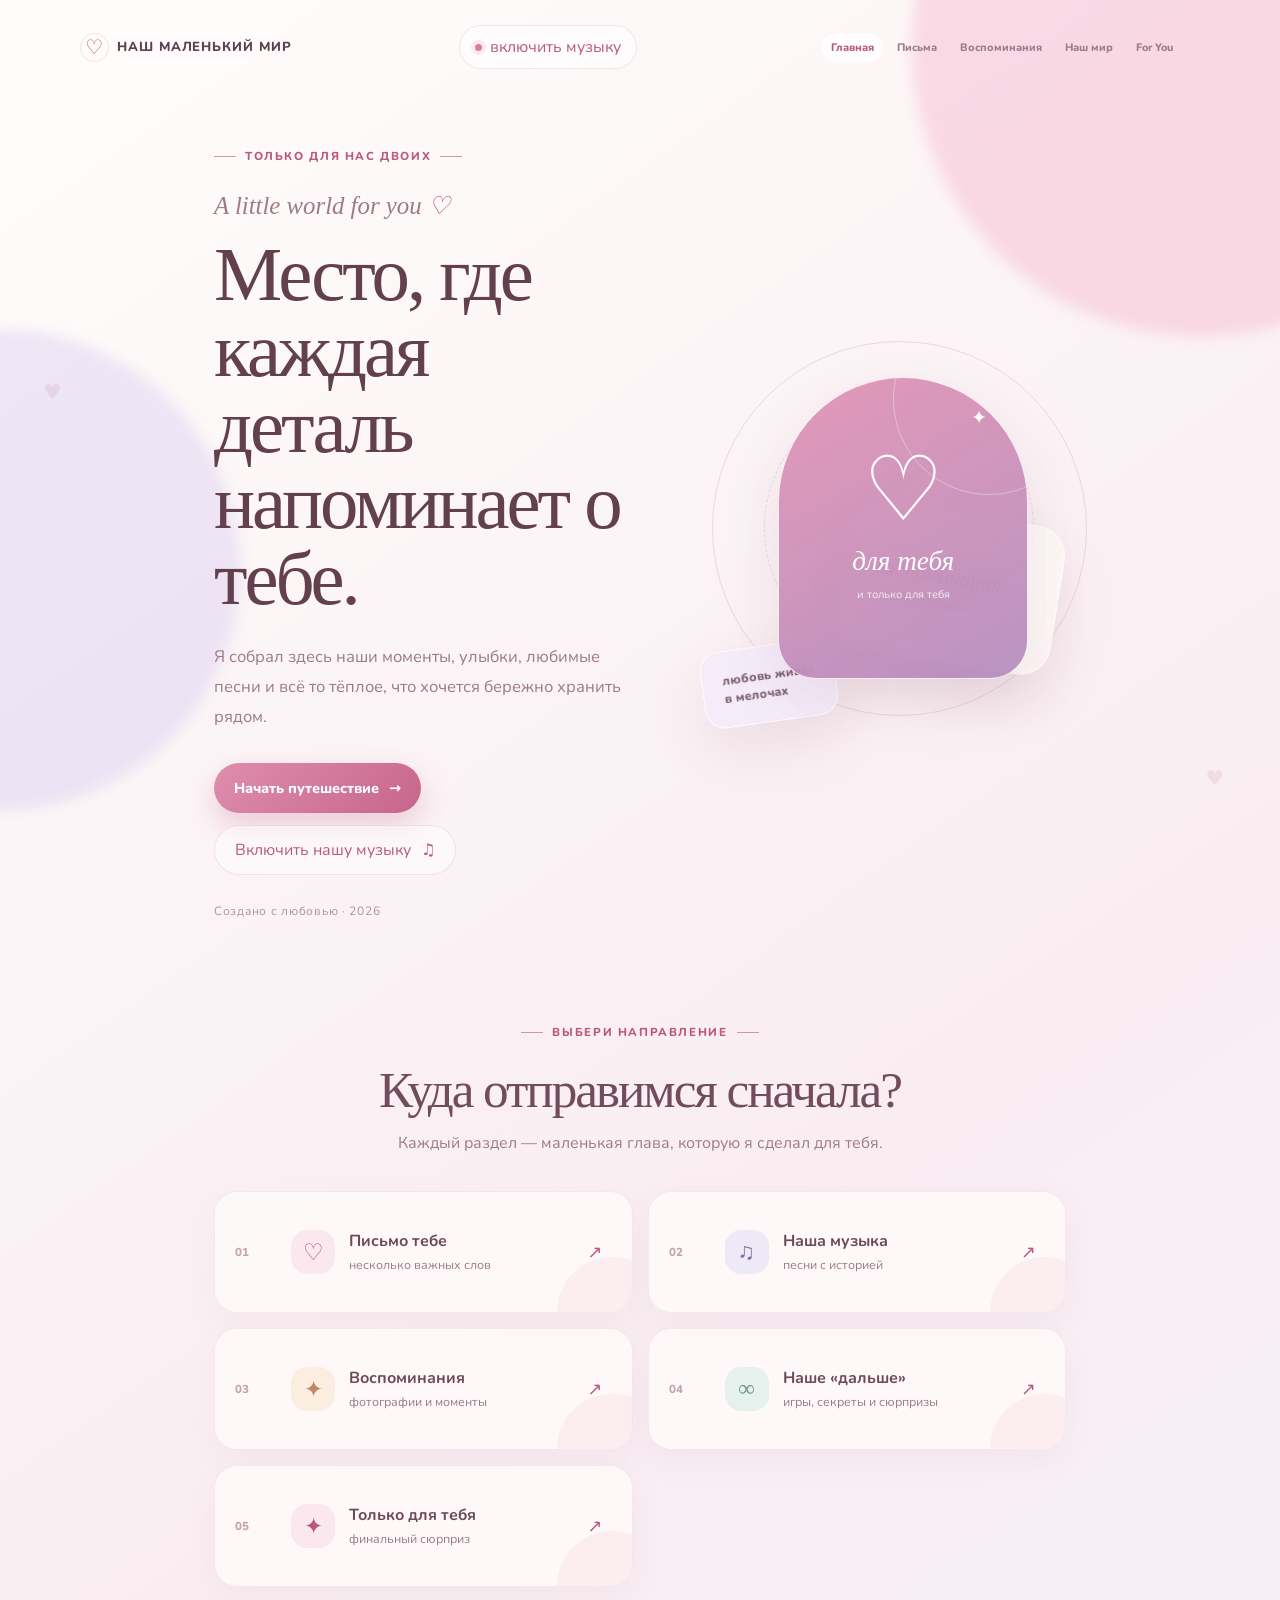
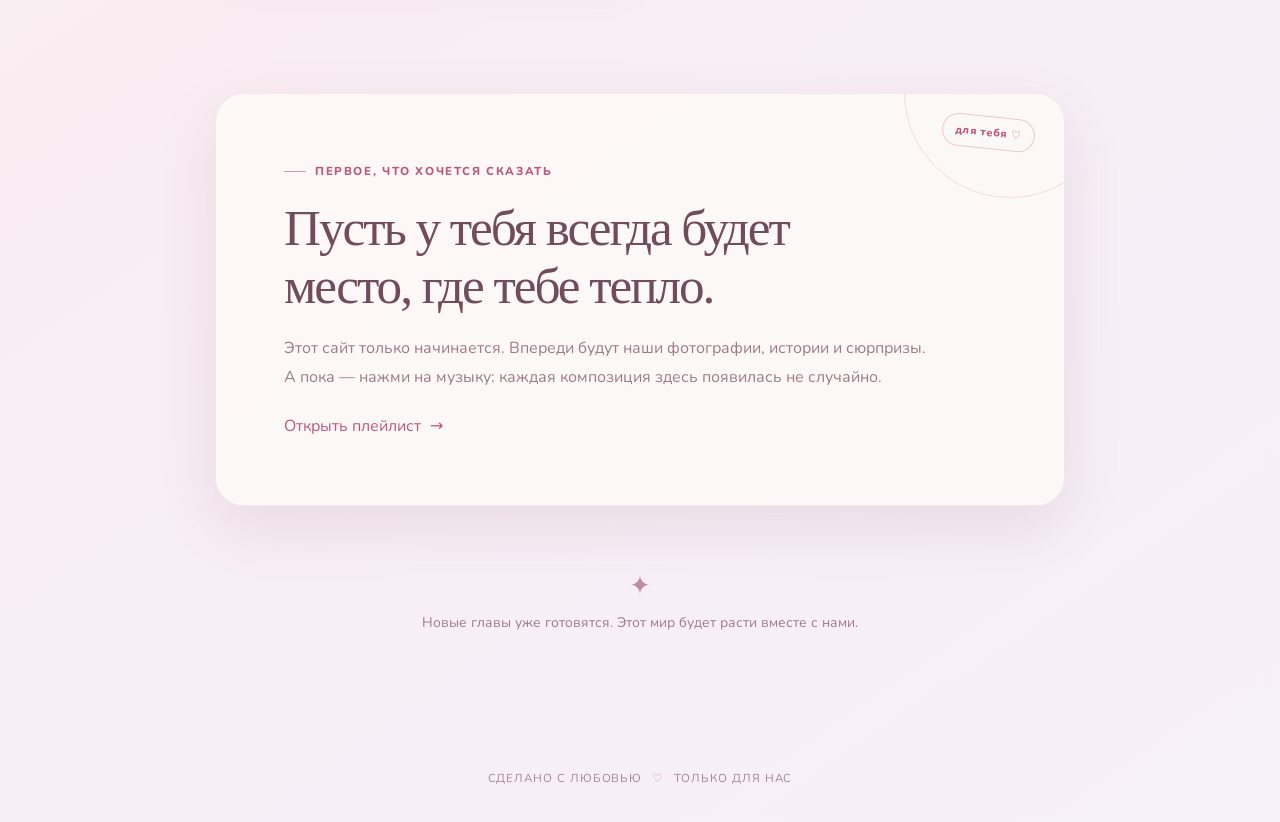
<file: index.html>
<!DOCTYPE html>
<html lang="ru">
<head>
  <meta charset="UTF-8">
  <meta name="viewport" content="width=device-width, initial-scale=1.0">
  <meta name="theme-color" content="#fff0f5">
  <title>Для самой любимой ♡</title>

  <!--
  ============================================================
  КАК ПОДГОТОВИТЬ И ЗАПУСТИТЬ САЙТ
  1. Положи этот файл index.html в отдельную папку.
  2. В ту же папку добавь фотографии с точными именами:
     important/photo1.jpg, ... important/photo10.jpg.
     3. Видео-мем для «НЕТ»: important/ded_mem.mp4.
  4. В папке background положи cat1.png, cat2.png и т. д. (прозрачные PNG)
     и музыку music.mp3. Музыка включится после первого нажатия на сайте.
     Если файла нет, сайт покажет милую заглушку вместо картинки.
  5. QR-код генерируется автоматически по ссылке YOUTUBE_LINK ниже,
     поэтому qr_code.png не обязателен. При желании можно заменить
     блок QR-кода своей картинкой.
  6. Найди в JavaScript строку const YOUTUBE_LINK = "...";
     и вставь туда ссылку на нужное YouTube-видео.
  7. Для запуска просто открой index.html в браузере. Интернет нужен
     для Google Fonts, Font Awesome, QRCode.js и Canvas Confetti.
  8. Чтобы передать сайт одним файлом, отправь index.html вместе с
     фотографиями в ZIP-архиве. Сам HTML — один файл, но фотографии
     остаются отдельными файлами рядом с ним.
  9. Для запуска в виде .exe можно использовать Electron или Nativefier.
     Это уже отдельная упаковка: сам HTML автоматически в EXE не превращается.
     Не прячь файлы в неизвестных установщиках — обычная папка безопаснее.
  ============================================================
  -->

  <link rel="preconnect" href="https://fonts.googleapis.com">
  <link rel="preconnect" href="https://fonts.gstatic.com" crossorigin>
  <link href="https://fonts.googleapis.com/css2?family=Comfortaa:wght@400;500;600;700&family=Nunito:wght@400;600;700;800;900&display=swap" rel="stylesheet">
  <link rel="stylesheet" href="https://cdnjs.cloudflare.com/ajax/libs/font-awesome/6.5.2/css/all.min.css">
  <style>
    :root {
      --pink: #f6a8c5;
      --deep-pink: #e86f9c;
      --rose: #c94e7c;
      --pale: #fff0f5;
      --cream: #fffaf4;
      --ink: #75465a;
      --muted: #a77d8d;
      --glass: rgba(255,255,255,.72);
      --shadow: 0 18px 55px rgba(191, 89, 130, .16);
    }
    * { box-sizing: border-box; }
    html { min-height: 100%; }
    body {
      margin: 0;
      min-height: 100vh;
      overflow-x: hidden;
      color: var(--ink);
      font-family: 'Nunito', sans-serif;
      background:
        radial-gradient(circle at 10% 10%, rgba(255,255,255,.95), transparent 28%),
        radial-gradient(circle at 90% 25%, rgba(255,214,230,.8), transparent 28%),
        linear-gradient(135deg, #fff6f8 0%, #ffe7f0 45%, #fff8ef 100%);
    }
    button { font: inherit; }
    button:focus-visible { outline: 3px solid #d95f91; outline-offset: 4px; }
    .ambient, #particleLayer {
      position: fixed; inset: 0; pointer-events: none; overflow: hidden; z-index: 0;
    }
    .ambient::before, .ambient::after {
      content: ''; position: absolute; width: 260px; height: 260px; border-radius: 50%;
      background: rgba(255,255,255,.26); filter: blur(2px);
    }
    .ambient::before { left: -90px; bottom: -70px; }
    .ambient::after { right: -100px; top: 15%; width: 330px; height: 330px; }
    .particle {
      position: absolute; bottom: -50px; opacity: 0; color: #e987ac;
      animation: floatUp linear forwards; text-shadow: 0 2px 12px #fff;
    }
    @keyframes floatUp {
      0% { transform: translateY(0) rotate(0deg) scale(.7); opacity: 0; }
      12% { opacity: .65; }
      85% { opacity: .55; }
      100% { transform: translateY(-115vh) rotate(260deg) scale(1.2); opacity: 0; }
    }
    .sparkle {
      position: fixed; pointer-events: none; z-index: 20; color: #e66b9b;
      animation: sparklePop .8s ease-out forwards;
    }
    @keyframes sparklePop {
      from { transform: translate(0,0) scale(.4) rotate(0); opacity: 1; }
      to { transform: translate(var(--dx),var(--dy)) scale(0) rotate(180deg); opacity: 0; }
    }
    #catLayer { position: fixed; inset: 0; overflow: hidden; pointer-events: none; z-index: 0; }
    .floating-cat {
      position: absolute; width: clamp(34px, 5vw, 68px); height: auto; object-fit: contain;
      opacity: .30; filter: drop-shadow(0 3px 8px rgba(190,100,140,.12));
      animation: catDrift var(--duration, 12s) ease-in-out forwards;
    }
    @keyframes catDrift {
      0% { transform: translate(0, 18px) rotate(-10deg) scale(.72); opacity: 0; }
      12% { opacity: .30; }
      50% { transform: translate(var(--drift, 40px), -38px) rotate(8deg) scale(1); }
      88% { opacity: .26; }
      100% { transform: translate(calc(var(--drift, 40px) * 1.6), -100px) rotate(18deg) scale(.82); opacity: 0; }
    }
    .music-controls-main {
      position: fixed; right: 16px; bottom: 16px; z-index: 25; display: flex; align-items: center; gap: 12px;
      padding: 9px 12px; border: 1px solid rgba(255,255,255,.9); border-radius: 20px;
      color: #ad5477; background: rgba(255,255,255,.86); box-shadow: 0 8px 22px rgba(191,89,130,.16); backdrop-filter: blur(10px);
    }
    .music-toggle { border: 0; border-radius: 999px; padding: 9px 12px; color: #ad5477; background: #ffe5ef; cursor: pointer; font-weight: 900; white-space: nowrap; }
    .main-music-volume { display: grid; grid-template-columns: auto minmax(75px, 110px); align-items: center; gap: 7px; font-size: .78rem; font-weight: 800; }
    .main-music-volume input { width: 100%; accent-color: #e86f9c; }
    .music-toggle:focus-visible { outline: 3px solid #d95f91; outline-offset: 3px; }
    @media (max-width: 480px) { .music-controls-main { right: 8px; bottom: 8px; gap: 7px; padding: 7px; } .main-music-volume { grid-template-columns: auto 68px; gap: 4px; font-size: .7rem; } .music-toggle { padding: 8px; font-size: .78rem; } }
    .top-note {
      position: relative; z-index: 1; text-align: center; padding: 22px 12px 0;
      color: #c37a96; font-size: .78rem; letter-spacing: .15em; text-transform: uppercase;
    }
    main {
      position: relative; z-index: 1; width: min(900px, calc(100% - 28px));
      min-height: calc(100vh - 70px); margin: 0 auto; display: grid; place-items: center;
      padding: 20px 0 42px;
    }
    .scene {
      width: 100%; display: none; animation: sceneIn .65s cubic-bezier(.2,.8,.2,1) both;
    }
    .scene.active { display: block; }
    @keyframes sceneIn {
      from { opacity: 0; transform: translateY(16px) scale(.985); }
      to { opacity: 1; transform: translateY(0) scale(1); }
    }
    .card {
      position: relative; width: 100%; padding: clamp(26px, 5vw, 54px);
      border: 1px solid rgba(255,255,255,.9); border-radius: 32px;
      background: var(--glass); backdrop-filter: blur(16px);
      box-shadow: var(--shadow); text-align: center; overflow: hidden;
    }
    .card::before {
      content: ''; position: absolute; inset: 10px; border: 1px dashed rgba(232,111,156,.25);
      border-radius: 24px; pointer-events: none;
    }
    .card > * { position: relative; }
    .ornament { color: var(--deep-pink); font-size: 1.35rem; letter-spacing: .35em; }
    h1, h2 { font-family: 'Comfortaa', sans-serif; line-height: 1.35; }
    h1 { font-size: clamp(1.8rem, 5vw, 3.15rem); margin: 14px 0 12px; color: #b94e7c; }
    h2 { font-size: clamp(1.45rem, 4vw, 2.2rem); color: #b94e7c; margin: 10px 0 14px; }
    p { line-height: 1.7; }
    .subtitle { max-width: 600px; margin: 0 auto; font-size: clamp(1rem, 2.5vw, 1.18rem); }
    .small-note { color: var(--muted); font-size: .9rem; margin-top: 16px; }
    .button-row { display: flex; justify-content: center; align-items: center; flex-wrap: wrap; gap: 14px; margin-top: 28px; }
    .btn {
      display: inline-flex; flex-direction: column; align-items: center; justify-content: center; gap: 6px;
      border: 0; border-radius: 999px; padding: 14px 26px; cursor: pointer; font-weight: 900;
      min-width: 128px; box-shadow: 0 8px 20px rgba(197,86,130,.14);
      transition: transform .25s cubic-bezier(.34,1.56,.64,1), box-shadow .2s ease, background .2s ease, opacity .2s ease;
    }
    .btn:hover { transform: translateY(-4px) scale(1.04); box-shadow: 0 14px 30px rgba(197,86,130,.28); }
    .btn:active { transform: translateY(0) scale(.97); }
    .btn-primary { color: white; background: linear-gradient(135deg, #f5a7c4, #e86f9c); position: relative; overflow: hidden; }
    .btn-primary .progress-fill {
      position: absolute; inset: 0 auto 0 0; width: 0%; background: rgba(190,55,105,.32);
      transition: width .35s ease; z-index: 0;
    }
    .btn-primary .button-label { position: relative; z-index: 1; display: flex; align-items: center; gap: 4px; }
    .btn-primary .progress-text { position: relative; z-index: 1; margin-left: 6px; font-size: .8em; opacity: .9; }
    #yesButton.yes-sixty-seven { transform: scale(1.28); box-shadow: 0 0 0 8px rgba(232,111,156,.16), 0 15px 35px rgba(197,86,130,.3); z-index: 5; }
    .sixty-seven-show {
      display: none; align-items: center; justify-content: center; gap: 18px;
      margin: 22px auto 0; color: #c94e7c; font-family: 'Comfortaa', sans-serif;
      font-size: clamp(2.4rem, 9vw, 4.2rem); font-weight: 900;
    }
    .sixty-seven-show.visible { display: flex; animation: sixtySevenPop .65s cubic-bezier(.2,.9,.3,1.3) both; }
    /* Раскрытые ладони: пальцы смотрят в разные стороны, большие пальцы — вверх.
       Левая ладонь — пальцы влево, правая — зеркально, пальцы вправо. */
    .sixty-seven-show .hand {
      display: inline-block; width: 1.15em; text-align: center;
      font-size: clamp(3.4rem, 10vw, 5.6rem); line-height: 1;
      transform-origin: 50% 85%; will-change: transform; animation-fill-mode: both;
    }
    .sixty-seven-show .hand.left { animation: handUpDownLeft 1.5s ease-in-out infinite; animation-delay: 0s; }
    .sixty-seven-show .hand.right { animation: handUpDownRight 1.5s ease-in-out infinite; animation-delay: .75s; }
    @keyframes sixtySevenPop { from { opacity: 0; transform: translateY(12px) scale(.96); } to { opacity: 1; transform: translateY(0) scale(1); } }
    @keyframes handUpDownLeft {
      0%, 100% { transform: translateY(2px) rotate(-90deg); }
      50% { transform: translateY(-10px) rotate(-90deg); }
    }
    @keyframes handUpDownRight {
      0%, 100% { transform: translateY(2px) scaleX(-1) rotate(-90deg); }
      50% { transform: translateY(-10px) scaleX(-1) rotate(-90deg); }
    }
    .btn-soft { color: #ad5477; background: #fff; border: 1px solid #f7c8d9; }
    .btn-soft:disabled { opacity: .36; cursor: not-allowed; transform: none; }
    #noButton { position: relative; }
    #noButton.running {
      position: fixed; z-index: 1000; opacity: 1; visibility: visible; display: inline-flex;
      margin: 0; transition: left .26s cubic-bezier(.2,.75,.25,1), top .26s cubic-bezier(.2,.75,.25,1);
    }
    #noButton.no-caught { opacity: .42; pointer-events: none; cursor: default; }
    .no-button-placeholder { display: inline-block; visibility: hidden; pointer-events: none; flex: 0 0 auto; }
    @media (min-width: 700px) and (max-height: 820px) {
      .top-note { padding-top: 10px; font-size: .7rem; }
      main { min-height: auto; padding: 10px 0 24px; }
      .card { padding: clamp(20px, 3vw, 34px); border-radius: 27px; }
      h1 { margin-top: 8px; margin-bottom: 8px; }
      h2 { margin-top: 8px; margin-bottom: 10px; }
      .button-row { margin-top: 18px; gap: 12px; }
      .small-note { margin-top: 10px; }
      /* На невысоких экранах ноутбуков панель музыки не перекрывает нижний край карточки. */
      .music-controls-main { top: 10px; right: 12px; bottom: auto; gap: 8px; padding: 7px 9px; }
    }
    @media (prefers-reduced-motion: reduce) {
      .sixty-seven-show .hand { animation-duration: 2.2s; }
      .floating-cat, .particle { animation-duration: 18s; }
    }
    @keyframes shake {
      0%,100% { transform: translateX(0) rotate(0); }
      20% { transform: translateX(-7px) rotate(-5deg); }
      40% { transform: translateX(7px) rotate(5deg); }
      60% { transform: translateX(-5px) rotate(-3deg); }
      80% { transform: translateX(4px) rotate(3deg); }
    }
    .progress-caption { font-size: .85rem; color: #bd7892; margin-top: 15px; min-height: 1.3em; }
    .modal-backdrop {
      position: fixed; inset: 0; z-index: 30; background: rgba(95,46,66,.32);
      display: none; place-items: center; padding: 18px; backdrop-filter: blur(7px);
    }
    .modal-backdrop.show { display: grid; animation: fadeIn .2s ease; }
    @keyframes fadeIn { from { opacity: 0; } to { opacity: 1; } }
    .modal {
      width: min(440px, 100%); padding: 26px; background: #fffafc; border-radius: 26px;
      box-shadow: 0 25px 80px rgba(94,35,58,.25); text-align: center;
      border: 1px solid white; animation: sceneIn .3s ease both;
    }
    .modal img { max-width: 100%; max-height: 260px; object-fit: contain; border-radius: 14px; }
    .modal h2 { font-size: 1.4rem; }
    .modal p { margin: 10px 0 18px; }
    .modal .btn { min-width: 110px; }
    .jar-layout { display: grid; grid-template-columns: 1fr; justify-items: center; gap: 16px; }
    .jar-stage {
      position: relative; width: min(570px, 100%); height: 365px; border-radius: 24px;
      background: radial-gradient(ellipse at 50% 90%, rgba(255,188,213,.35), transparent 60%);
      overflow: hidden;
    }
    .jar {
      position: absolute; left: 50%; bottom: 22px; transform: translateX(-50%);
      width: 190px; height: 230px; border: 5px solid rgba(255,255,255,.86);
      border-top: 0; border-radius: 25px 25px 42px 42px;
      background: linear-gradient(90deg, rgba(255,255,255,.12), rgba(255,255,255,.48) 24%, rgba(255,255,255,.12) 72%, rgba(255,255,255,.36));
      box-shadow: inset 9px 0 16px rgba(255,255,255,.55), inset -8px 0 18px rgba(219,115,157,.12), 0 14px 28px rgba(186,89,127,.13);
      z-index: 2; pointer-events: none;
    }
    .jar::before {
      content: ''; position: absolute; top: -17px; left: -10px; width: calc(100% + 20px); height: 24px;
      border: 5px solid rgba(255,255,255,.9); border-radius: 13px;
      background: linear-gradient(180deg, rgba(255,255,255,.7), rgba(255,213,229,.35));
    }
    .jar::after {
      content: ''; position: absolute; top: 17px; left: 13px; width: 9px; height: 145px;
      border-radius: 9px; background: rgba(255,255,255,.58); filter: blur(1px);
    }
    .jar-heart {
      position: absolute; bottom: 18px; left: 50%; transform: translateX(-50%);
      width: 150px; height: 155px; z-index: 3; pointer-events: none;
    }
    .jar-heart .mini-heart {
      position: absolute; display: block; font-size: 31px; line-height: 1;
      color: #ee7ca7; text-shadow: 0 2px 4px rgba(174,60,105,.12);
      transform-origin: center; animation: heartLand .48s cubic-bezier(.2,.8,.25,1.25) both;
    }
    @keyframes heartLand {
      0% { transform: translateY(-30px) scale(.45) rotate(-25deg); opacity: .3; }
      65% { transform: translateY(4px) scale(1.08) rotate(8deg); opacity: 1; }
      82% { transform: translateY(-3px) scale(.96) rotate(-4deg); }
      100% { transform: translateY(0) scale(1) rotate(var(--tilt, 0deg)); opacity: 1; }
    }
    .flying-heart {
      position: absolute; z-index: 5; width: 68px; height: 68px; display: grid; place-items: center;
      border: 0; padding: 0; background: transparent; cursor: pointer; color: #e96d9b;
      filter: drop-shadow(0 5px 7px rgba(174,70,112,.16)); transition: transform .2s ease;
      animation: heartBob 2.7s ease-in-out infinite;
    }
    .flying-heart:hover { transform: scale(1.15); }
    .flying-heart .heart-shape { position: absolute; font-size: 58px; line-height: 1; }
    .flying-heart img {
      position: relative; z-index: 1; width: 31px; height: 31px; border-radius: 50%;
      object-fit: cover; opacity: .78; border: 2px solid rgba(255,255,255,.9);
    }
    .flying-heart.collected { pointer-events: none; animation: flyToJar .75s cubic-bezier(.25,.7,.35,1) forwards; }
    @keyframes heartBob { 0%,100% { margin-top: 0; } 50% { margin-top: -11px; } }
    @keyframes flyToJar {
      0% { transform: translate(0,0) scale(1) rotate(0); opacity: 1; }
      45% { transform: translate(var(--fly-x), calc(var(--fly-y) - 60px)) scale(.85) rotate(90deg); opacity: 1; }
      70% { transform: translate(var(--fly-x), calc(var(--fly-y) - 26px)) scale(.78) rotate(200deg); opacity: 1; }
      85% { transform: translate(var(--fly-x), calc(var(--fly-y) - 2px)) scale(.72) rotate(340deg); opacity: 1; }
      100% { transform: translate(var(--fly-x), var(--fly-y)) scale(.6) rotate(380deg); opacity: 0; }
    }
    .counter {
      display: inline-flex; gap: 9px; align-items: center; padding: 11px 18px; border-radius: 999px;
      background: rgba(255,255,255,.8); color: #b4507a; font-weight: 900;
      box-shadow: 0 6px 18px rgba(191,89,130,.1);
    }
    .hint { margin: 0; color: #a77d8d; font-size: .9rem; }
    .countdown-number {
      font-family: 'Comfortaa', sans-serif; font-size: clamp(5rem, 20vw, 9rem); color: #df6897;
      text-shadow: 0 10px 35px rgba(211,89,137,.25); animation: countPop .85s ease both;
    }
    @keyframes countPop { 0% { transform: scale(.4) rotate(-10deg); opacity: 0; } 55% { transform: scale(1.15) rotate(5deg); opacity: 1; } 100% { transform: scale(1) rotate(0); opacity: 1; } }
    .final-message { font-size: 1.15rem; }
    .qr-frame {
      display: inline-grid; place-items: center; padding: 13px; background: white; border-radius: 22px;
      box-shadow: 0 12px 32px rgba(187,83,126,.16); margin: 10px auto 8px;
      border: 1px solid #f8d4e1;
    }
    #qrcode { width: 190px; min-height: 190px; display: grid; place-items: center; }
    #qrcode img, #qrcode canvas { max-width: 190px; height: auto !important; border-radius: 4px; }
    .qr-link { display: inline-block; color: #b94e7c; font-weight: 900; text-decoration: none; }
    .qr-link:hover { text-decoration: underline; }
    .footer-heart { margin-top: 22px; font-size: .85rem; color: #c98ca4; }
    .hidden { display: none !important; }
    @media (max-width: 540px) {
      .top-note { font-size: .66rem; padding-top: 15px; }
      main { width: min(100% - 18px, 900px); padding-top: 12px; }
      .card { border-radius: 25px; padding: 30px 20px; }
      .card::before { inset: 7px; border-radius: 19px; }
      .button-row { gap: 10px; }
      .btn { min-width: 116px; padding: 13px 20px; }
      .jar-stage { height: 340px; }
      .jar { width: 165px; height: 205px; }
      .jar-heart { width: 132px; transform: translateX(-50%) scale(.88); transform-origin: bottom center; }
      .flying-heart { width: 58px; height: 58px; }
      .flying-heart .heart-shape { font-size: 51px; }
      .flying-heart img { width: 27px; height: 27px; }
      #qrcode { width: 170px; min-height: 170px; }
      #qrcode img, #qrcode canvas { max-width: 170px; }
    }
    @media (prefers-reduced-motion: reduce) {
      *, *::before, *::after { animation-duration: .01ms !important; animation-iteration-count: 1 !important; scroll-behavior: auto !important; }
    }
  </style>
  <link rel="stylesheet" href="css/main.css">
  <link rel="stylesheet" href="css/animations.css">
  <link rel="stylesheet" href="css/mobile.css">
  <link rel="stylesheet" href="css/experiences.css">
</head>
<body data-page="home">
  <div id="little-world">
    <div class="lw-glow lw-glow--one" aria-hidden="true"></div>
    <div class="lw-glow lw-glow--two" aria-hidden="true"></div>
    <div class="lw-grain" aria-hidden="true"></div>
    <header class="lw-header lw-container">
      <a class="lw-brand" href="#lw-top" aria-label="На главную"><span class="lw-brand__mark">♡</span>наш маленький мир</a>
      <button class="lw-chip" type="button" data-lw-open data-lw-chip><span class="lw-chip__dot"></span><span data-lw-chip-text>включить музыку</span></button>
    </header>
    <main id="lw-top">
      <section class="lw-hero lw-container" aria-labelledby="lw-title">
        <div class="lw-hero__copy lw-reveal">
          <p class="lw-eyebrow"><span></span>только для нас двоих<span></span></p>
          <p class="lw-signature">A little world for you <span>♡</span></p>
          <h1 id="lw-title">Место, где каждая<br>деталь напоминает о тебе.</h1>
          <p class="lw-lead">Я собрал здесь наши моменты, улыбки, любимые песни и всё то тёплое, что хочется бережно хранить рядом.</p>
          <div class="lw-actions"><a class="lw-button lw-button--primary" href="#lw-journey">Начать путешествие <span>→</span></a><button class="lw-button lw-button--ghost" type="button" data-lw-open>Включить нашу музыку <span>♫</span></button></div>
          <p class="lw-date">Создано с любовью · 2026</p>
        </div>
        <div class="lw-visual lw-reveal lw-reveal--late" aria-hidden="true">
          <div class="lw-orbit lw-orbit--one"></div><div class="lw-orbit lw-orbit--two"></div>
          <div class="lw-card lw-card--back">воспоминания<small>бережно сохранены</small></div>
          <div class="lw-card lw-card--main"><span class="lw-card__spark">✦</span><span class="lw-card__heart">♡</span><p>для тебя</p><small>и только для тебя</small></div>
          <div class="lw-card lw-card--note">любовь живёт<br>в мелочах</div>
        </div>
      </section>
      <section class="lw-journey lw-container" id="lw-journey" aria-labelledby="lw-journey-title">
        <div class="lw-section-head lw-reveal"><p class="lw-eyebrow"><span></span>выбери направление<span></span></p><h2 id="lw-journey-title">Куда отправимся сначала?</h2><p>Каждый раздел — маленькая глава, которую я сделал для тебя.</p></div>
        <nav class="lw-worlds" aria-label="Разделы сайта">
          <a class="lw-world lw-reveal" href="pages/letters.html"><span class="lw-world__num">01</span><span class="lw-world__icon">♡</span><span class="lw-world__text"><strong>Письмо тебе</strong><small>несколько важных слов</small></span><span class="lw-world__arrow">↗</span></a>
          <a class="lw-world lw-reveal lw-delay-1" href="#lw-player" data-lw-open><span class="lw-world__num">02</span><span class="lw-world__icon">♫</span><span class="lw-world__text"><strong>Наша музыка</strong><small>песни с историей</small></span><span class="lw-world__arrow">↗</span></a>
          <a class="lw-world lw-reveal lw-delay-2" href="pages/memories.html"><span class="lw-world__num">03</span><span class="lw-world__icon">✦</span><span class="lw-world__text"><strong>Воспоминания</strong><small>фотографии и моменты</small></span><span class="lw-world__arrow">↗</span></a>
          <a class="lw-world lw-reveal lw-delay-3" href="pages/our-world.html"><span class="lw-world__num">04</span><span class="lw-world__icon">∞</span><span class="lw-world__text"><strong>Наше «дальше»</strong><small>игры, секреты и сюрпризы</small></span><span class="lw-world__arrow">↗</span></a>
          <a class="lw-world lw-reveal" href="pages/for-you.html"><span class="lw-world__num">05</span><span class="lw-world__icon">✦</span><span class="lw-world__text"><strong>Только для тебя</strong><small>финальный сюрприз</small></span><span class="lw-world__arrow">↗</span></a>
        </nav>
      </section>
      <section class="lw-letter-wrap lw-container" id="lw-letter"><article class="lw-letter lw-reveal"><div class="lw-stamp">для тебя ♡</div><p class="lw-eyebrow"><span></span>первое, что хочется сказать</p><h2>Пусть у тебя всегда будет место, где тебе тепло.</h2><p>Этот сайт только начинается. Впереди будут наши фотографии, истории и сюрпризы. А пока — нажми на музыку: каждая композиция здесь появилась не случайно.</p><button class="lw-text-button" type="button" data-lw-open>Открыть плейлист <span>→</span></button></article></section>
      <section class="lw-soon lw-container" id="lw-soon"><span class="lw-soon__symbol">✦</span><p>Новые главы уже готовятся. Этот мир будет расти вместе с нами.</p></section>
    </main>
    <footer class="lw-footer lw-container"><span>сделано с любовью</span><span>♡</span><span>только для нас</span></footer>
  </div>
  <aside id="lw-player" aria-label="Музыкальный плеер" aria-hidden="true">
    <div class="lw-player__backdrop" data-lw-close></div>
    <section class="lw-player__panel">
      <div class="lw-player__top"><p>наша музыка</p><button class="lw-close" type="button" data-lw-close aria-label="Закрыть плеер">×</button></div>
      <div class="lw-now"><div class="lw-cover" data-lw-cover><span>♡</span></div><div class="lw-now__meta"><p class="lw-now__label">сейчас играет</p><h2 data-lw-title>Загружаем плейлист…</h2><p data-lw-artist>—</p></div></div>
      <div class="lw-note" data-lw-note>В каждом треке будет маленькая история.</div>
      <div class="lw-progress-wrap"><input class="lw-range" data-lw-progress type="range" min="0" max="100" value="0" aria-label="Прогресс композиции"><div class="lw-progress-times"><span data-lw-current>0:00</span><span data-lw-duration>0:00</span></div></div>
      <div class="lw-controls"><button class="lw-control lw-control--small" type="button" data-lw-prev aria-label="Предыдущая композиция">↶</button><button class="lw-control lw-control--play" type="button" data-lw-play aria-label="Включить музыку"><span data-lw-play-icon>▶</span></button><button class="lw-control lw-control--small" type="button" data-lw-next aria-label="Следующая композиция">↷</button></div>
      <div class="lw-volume"><span>♩</span><input class="lw-range" data-lw-volume type="range" min="0" max="100" value="70" aria-label="Громкость"><span>♫</span></div>
      <p class="lw-list-title">любимые песни</p><ol class="lw-playlist" data-lw-list></ol><p class="lw-player-hint">Музыка запускается только после нажатия — это правило браузеров.</p>
    </section>
  </aside>
  <div class="lw-toast" role="status" aria-live="polite" data-lw-toast></div>
  <button class="lw-secret-heart" data-secret-heart="home" type="button" aria-label="Секретное сердечко" style="left:3%;top:42%">♥</button>
  <button class="lw-secret-heart" data-secret-heart="music" type="button" aria-label="Секретное сердечко" style="right:4%;bottom:12%">♥</button>
  <script src="js/storage.js" defer></script><script src="js/music.js" defer></script><script src="js/main.js" defer></script>
  <template id="previous-site-version">
  <div class="ambient" aria-hidden="true"></div>
  <div id="particleLayer" aria-hidden="true"></div>
  <div id="catLayer" aria-hidden="true"></div>
  <div class="top-note"><i class="fa-solid fa-heart"></i> маленькая история только для тебя <i class="fa-solid fa-heart"></i></div>

  <main>
    <!-- ЭТАП 1: главный вопрос -->
    <section class="scene active" id="scene1">
      <div class="card">
        <div class="ornament">♡ ✧ ♡ ✧ ♡</div>
        <h1>Для самой любимой принцессы</h1>
        <p class="subtitle">У меня для тебя что-то особенное!ipart大有疑问，先问自己一个很重要的问题 💌</p>
        <h2 style="margin-top:25px">你愿意做最珍贵的自己吗？✨</h2>
        <p class="small-note">想一想吧~ 这不是游戏，但可以偷偷想象一下最快乐的画面~</p>
        <div class="button-row" id="mainButtons">
          <button class="btn btn-primary" id="yesButton" type="button" aria-label="继续，心在蔓延">
            <span class="progress-fill" id="yesFill"></span>
            <span class="button-label"><i class="fa-solid fa-heart"></i> ДА</span>
            <span class="progress-text" id="yesPercent">0%</span>
          </button>
          <button class="btn btn-soft" id="noButton" type="button">不啦不啦~😬</button>
        </div>
        <p id="progressCaption" class="small-note" aria-live="polite">心在慢慢变满… 0/6 ❤️</p>
        <div id="sixtySevenShow" class="sixty-seven-show" aria-live="polite" aria-label="67 moment">
          <span class="hand left" aria-hidden="true">✋</span>
          <span>67</span>
          <span class="hand right" aria-hidden="true">✋</span>
        </div>
        <div class="footer-heart">♡</div>
      </div>
    </section>

    <!-- ЭТАП 2: три подтверждения -->
    <section class="scene" id="scene2">
      <div class="card">
        <div class="ornament">✧ ୨୧ ✧</div>
        <div id="confirmEmoji" style="font-size:2.5rem;margin:8px 0">🥺</div>
        <h2 id="confirmQuestion">你真的完全确定吗？🥺</h2>
        <p class="subtitle" id="confirmSub">这会给你带来满满的幸福 ❤️</p>
        <div class="button-row">
          <button class="btn btn-primary" id="confirmButton" type="button">是的！💗</button>
        </div>
        <p class="small-note" id="confirmStep">Подтверждение 1 из 3</p>
      </div>
    </section>

    <!-- ЭТАП 3: банка любви -->
    <section class="scene" id="scene3">
      <div class="card">
        <div class="ornament">♡ ⋆｡°✩ ♡</div>
        <h2>我们爱的罐子</h2>
        <p class="subtitle">拾起所有 10 个小小心心——每个都藏着一个小秘密 💞</p>
        <div class="jar-layout">
          <div class="jar-stage" id="jarStage" aria-label="点击周围的星星去收集它们到爱心罐">❤️</div>
            <div class="jar" aria-hidden="true"></div>
            <div class="jar-heart" id="jarHeartFill" aria-hidden="true"></div>
            <!-- Сердечки создаются скриптом -->
          </div>
          <div class="counter"><i class="fa-solid fa-heart"></i> Собрано сердечек: <span id="heartCount">0</span> / 10</div>
          <p class="hint">去玩俘获这些中心 ~ 点击它们哦 ❤️</p>
        </div>
    </section>

    <!-- ЭТАП 4a: обратный отсчёт -->
    <section class="scene" id="sceneCountdown">
      <div class="card">
        <div class="ornament">🎀 ✧ 🎀</div>
        <p class="subtitle">心里的小心心散啦~ 快来把它们一起收集 💞</p>
        <div class="countdown-number" id="countdownNumber">3</div>
        <p class="subtitle">你的小魔法已经到了 ❤️</p>
      </div>
    </section>

    <!-- ЭТАП 4b: финал -->
    <section class="scene" id="sceneFinal">
      <div class="card">
        <div class="ornament">♡ ✨ ♡ ✨ ♡</div>
        <div style="font-size:3rem;margin:8px 0"></div>
        <h1>让我们庆祝另一次生日吧！❤️</h1>
        <p class="subtitle final-message">抱歉，这次生日没赶上！但我们会重新庆祝——把遗憾留在这里。这一年我们走过了太多美好，一起为下一次的到来而准备 ❤️ 期待我给你准备一个惊喜视频礼物，到时候可得好好期待哦。谢谢你的爱，喜欢这样的你来 Love you much more than this jar can hold! ♡</p>
        <h2 style="margin-top:20px">Твой главный подарок ждёт тебя здесь </h2>
        <div class="qr-frame">
          <div id="qrcode" aria-label="QR-код для открытия подарка"></div>
        </div>
        <p class="small-note">对准手机摄像头扫一下码，或者点击它就行 </p>
        <a class="qr-link" id="giftLink" href="#" target="_blank" rel="noopener noreferrer">打开惊喜视频礼物 ❤️</a>
        <div class="footer-heart">люблю тебя больше, чем помещается в эту банку ♡</div>
      </div>
    </section>
  </main>

  <!-- Модальное окно для кнопки «НЕТ» и подтверждений -->
  <div class="modal-backdrop" id="modalBackdrop" role="dialog" aria-modal="true" aria-labelledby="modalTitle">
    <div class="modal">
      <div id="modalContent">
        <h2 id="modalTitle">还是别啦~😬</h2>
        <video src="important/ded_mem.mp4" id="dedVideo" controls playsinline preload="metadata" style="width:100%;max-height:280px;border-radius:14px;background:#f9e8ef" onerror="this.style.display='none';document.getElementById('dedFallback').classList.remove('hidden')"></video>
        <div class="sound-controls" style="display:grid;gap:9px;text-align:left;margin:12px 0;font-size:.9rem">
        <label for="videoVolume">视频音量 <span id="videoVolumeValue">28%</span></label>
          <input id="videoVolume" type="range" min="0" max="100" value="28">
        </div>
        <div id="dedFallback" class="hidden" style="font-size:4rem;padding:12px">嗯嗯嗯~😬</div>
        <p>好吧，重新想一想~😬</p>
        <button class="btn btn-primary" id="modalClose" type="button">Ладно</button>
      </div>
    </div>
  </div>

  <audio id="backgroundMusic" src="background/music.mp3" preload="auto" loop></audio>
  <audio id="sixtySevenSound" src="background/67.mp3" preload="auto"></audio>
  <div class="music-controls-main" aria-label="Управление фоновой музыкой">
    <button class="music-toggle" id="musicToggle" type="button" aria-label="Включить фоновую музыку">♫ Музыка: выкл.</button>
    <label class="main-music-volume" for="musicVolume"><span>Песня <b id="musicVolumeValue">28%</b></span><input id="musicVolume" type="range" min="0" max="100" value="28" aria-label="Громкость песни"></label>
  </div>

  <script src="https://cdnjs.cloudflare.com/ajax/libs/qrcodejs/1.0.0/qrcode.min.js"></script>
  <script src="https://cdn.jsdelivr.net/npm/canvas-confetti@1.9.3/dist/confetti.browser.min.js"></script>
  <script>
    // =========================================================
    // НАСТРОЙКИ ПОДАРКА — поменяй ссылку и при желании подписи
    // =========================================================
    const YOUTUBE_LINK = "https://youtube.com/"; // Вставь ссылку на свой ролик
    const YES_CLICKS_REQUIRED = 6;
    const TOTAL_HEARTS = 10;
    const PHOTO_FILES = Array.from({ length: TOTAL_HEARTS }, (_, i) => `important/photo${i + 1}.jpg`);

    // Простые помощники для переключения экранов
    const scenes = [...document.querySelectorAll('.scene')];
    function showScene(id) {
      scenes.forEach(scene => scene.classList.toggle('active', scene.id === id));
      window.scrollTo({ top: 0, behavior: 'smooth' });
    }

    // Летающие фоновые сердечки и блёстки
    const particleLayer = document.getElementById('particleLayer');
    const particleSymbols = ['♡', '♥', '✧', '✦', '·'];
    function addBackgroundParticle() {
      const p = document.createElement('span');
      p.className = 'particle';
      p.textContent = particleSymbols[Math.floor(Math.random() * particleSymbols.length)];
      p.style.left = `${Math.random() * 100}%`;
      p.style.fontSize = `${12 + Math.random() * 22}px`;
      p.style.animationDuration = `${8 + Math.random() * 9}s`;
      particleLayer.appendChild(p);
      setTimeout(() => p.remove(), 18000);
    }
    for (let i = 0; i < 17; i++) setTimeout(addBackgroundParticle, i * 350);
    setInterval(addBackgroundParticle, 700);

    function sparkleBurst(x, y, amount = 12) {
      for (let i = 0; i < amount; i++) {
        const s = document.createElement('span');
        s.className = 'sparkle';
        s.textContent = Math.random() > .5 ? '✦' : '♡';
        s.style.left = `${x}px`; s.style.top = `${y}px`;
        s.style.setProperty('--dx', `${(Math.random() - .5) * 150}px`);
        s.style.setProperty('--dy', `${(Math.random() - .5) * 150}px`);
        s.style.fontSize = `${10 + Math.random() * 13}px`;
        document.body.appendChild(s);
        setTimeout(() => s.remove(), 850);
      }
    }

    // Ненавязчивые прозрачные котики на заднем плане.
    const catLayer = document.getElementById('catLayer');
    const CAT_FILES = ['background/cat1.png', 'background/cat2.png', 'background/cat3.png', 'background/cat4.png', 'background/cat5.png'];
    function addFloatingCat() {
      const cat = document.createElement('img');
      cat.className = 'floating-cat';
      cat.src = CAT_FILES[Math.floor(Math.random() * CAT_FILES.length)];
      cat.alt = '';
      cat.style.left = `${4 + Math.random() * 88}%`;
      cat.style.top = `${18 + Math.random() * 68}%`;
      cat.style.setProperty('--duration', `${9 + Math.random() * 7}s`);
      cat.style.setProperty('--drift', `${Math.round((Math.random() - .5) * 100)}px`);
      cat.onerror = () => cat.remove();
      catLayer.appendChild(cat);
      setTimeout(() => cat.remove(), 17000);
    }
    // Не запускаем слишком много изображений одновременно.
    setInterval(() => { if (catLayer.childElementCount < 4) addFloatingCat(); }, 2600);
    setTimeout(addFloatingCat, 900);

    // Фоновая музыка: браузеры разрешают запуск после первого действия пользователя.
    const backgroundMusic = document.getElementById('backgroundMusic');
    const musicToggle = document.getElementById('musicToggle');
    backgroundMusic.volume = 0.28;
    const dedVideo = document.getElementById('dedVideo');
    const videoVolume = document.getElementById('videoVolume');
    const musicVolume = document.getElementById('musicVolume');
    const videoVolumeValue = document.getElementById('videoVolumeValue');
    const musicVolumeValue = document.getElementById('musicVolumeValue');
    const sixtySevenSound = document.getElementById('sixtySevenSound');
    // По умолчанию песня и мем имеют одинаковую громкость.
    dedVideo.volume = 0.28;
    videoVolume.addEventListener('input', () => {
      dedVideo.volume = Number(videoVolume.value) / 100;
      videoVolumeValue.textContent = `${videoVolume.value}%`;
    });
    musicVolume.addEventListener('input', () => {
      backgroundMusic.volume = Number(musicVolume.value) / 100;
      musicVolumeValue.textContent = `${musicVolume.value}%`;
    });
    let musicWasPlayingBeforeMeme = false;
    dedVideo.addEventListener('play', () => {
      musicWasPlayingBeforeMeme = !backgroundMusic.paused;
      backgroundMusic.pause();
    });
    let musicStarted = false;
    async function startMusic() {
      try {
        await backgroundMusic.play();
        musicStarted = true;
        musicToggle.textContent = '♫ Музыка: вкл.';
        musicToggle.setAttribute('aria-label', 'Выключить фоновую музыку');
      } catch (e) {
        musicToggle.textContent = '♫ Нажми для музыки';
      }
    }
    document.addEventListener('pointerdown', (event) => { if (!musicStarted && !event.target.closest('#musicToggle') && !event.target.closest('#dedVideo')) startMusic(); });
    musicToggle.addEventListener('click', async () => {
      if (backgroundMusic.paused) await startMusic();
      else {
        backgroundMusic.pause();
        musicToggle.textContent = '♫ Музыка: выкл.';
        musicToggle.setAttribute('aria-label', 'Включить фоновую музыку');
      }
    });

    // Нежный короткий звук через Web Audio API (сработает после первого взаимодействия)
    let audioContext;
    function playPop() {
      try {
        audioContext ||= new (window.AudioContext || window.webkitAudioContext)();
        if (audioContext.state === 'suspended') audioContext.resume();
        const osc = audioContext.createOscillator();
        const gain = audioContext.createGain();
        osc.type = 'sine';
        osc.frequency.setValueAtTime(740, audioContext.currentTime);
        osc.frequency.exponentialRampToValueAtTime(390, audioContext.currentTime + .11);
        gain.gain.setValueAtTime(.0001, audioContext.currentTime);
        gain.gain.exponentialRampToValueAtTime(.24, audioContext.currentTime + .015);
        gain.gain.exponentialRampToValueAtTime(.0001, audioContext.currentTime + .15);
        osc.connect(gain); gain.connect(audioContext.destination);
        osc.start(); osc.stop(audioContext.currentTime + .16);
      } catch (e) { /* Если браузер не поддерживает звук, сайт продолжит работать. */ }
    }

    // ЭТАП 1: прогресс кнопки «ДА»
    const yesButton = document.getElementById('yesButton');
    const yesFill = document.getElementById('yesFill');
    const yesPercent = document.getElementById('yesPercent');
    const progressCaption = document.getElementById('progressCaption');
    const noButton = document.getElementById('noButton');
    let yesClicks = 0;
    let noClicks = 0;
    let noIsRunning = false;

    const sixtySevenShow = document.getElementById('sixtySevenShow');
    let showed67 = false;
    yesButton.addEventListener('click', () => {
      if (yesClicks >= YES_CLICKS_REQUIRED) return;
      yesClicks++;
      if (yesClicks > 4 && showed67) {
        sixtySevenShow.classList.remove('visible');
        yesButton.classList.remove('yes-sixty-seven');
      }
      const percent = Math.round(yesClicks / YES_CLICKS_REQUIRED * 100);
      yesFill.style.width = `${percent}%`;
      yesPercent.textContent = `${percent}%`;
      progressCaption.textContent = yesClicks < YES_CLICKS_REQUIRED
        ? `心在慢慢变满… ${yesClicks}/${YES_CLICKS_REQUIRED} ❤️`
        : '心已经完全满了！💖';
      playPop();
      const rect = yesButton.getBoundingClientRect();
      sparkleBurst(rect.left + rect.width / 2, rect.top + rect.height / 2, 8);

      // Особый мемный момент ровно на 67% (4-е нажатие из 6).
      if (yesClicks === 4 && !showed67) {
        showed67 = true;
        yesButton.classList.add('yes-sixty-seven');
        sixtySevenShow.classList.add('visible');
        progressCaption.textContent = '67!!! 🖐️ ЛЕГЕНДАРНЫЙ МОМЕНТ';
        try { sixtySevenSound.currentTime = 0; sixtySevenSound.volume = backgroundMusic.volume; sixtySevenSound.play().catch(() => {}); } catch (e) {}
        setTimeout(() => yesButton.classList.remove('yes-sixty-seven'), 1400);
      }
      if (yesClicks === YES_CLICKS_REQUIRED) {
        yesButton.querySelector('.button-label').innerHTML = '<i class="fa-solid fa-heart"></i> ДААА!';
        sparkleBurst(window.innerWidth / 2, window.innerHeight / 2, 24);
        playPop();
        setTimeout(() => showScene('scene2'), 500);
      }
    });

    // Кнопка «НЕТ»: сначала мем, затем погоня в пределах экрана, потом возврат домой.
    const modalBackdrop = document.getElementById('modalBackdrop');
    const modalClose = document.getElementById('modalClose');
    const MAX_NO_EVASIONS = 3;
    let noPhase = 'intro'; // intro -> modal -> chase -> caught
    let noEvasions = 0;
    let noHoverBlockedUntil = 0;
    let lastPointerX = -1000;
    let lastPointerY = -1000;
    let lastNoMoveAt = 0;
    let noButtonHomeMarker = null;

    // Гарантируем, что кнопка видна с一开始
    noButton.style.opacity = '1';
    noButton.style.visibility = 'visible';
    noButton.style.display = 'inline-flex';
    noButton.style.pointerEvents = 'auto';

    function openNoModal() {
      noPhase = 'modal';
      modalBackdrop.classList.add('show');
      modalClose.focus();
    }

    function closeModal() {
      modalBackdrop.classList.remove('show');
      const video = document.getElementById('dedVideo');
      if (video) { video.pause(); video.currentTime = 0; }
      if (musicWasPlayingBeforeMeme) startMusic();
      musicWasPlayingBeforeMeme = false;

      // Всегда возвращаем кнопку в живое, видимое состояние после закрытия видео.
      if (noButtonHomeMarker && noButtonHomeMarker.isConnected) {
        noButtonHomeMarker.parentNode.insertBefore(noButton, noButtonHomeMarker);
        noButtonHomeMarker.remove();
        noButtonHomeMarker = null;
      }
      noButton.classList.remove('running', 'no-caught', 'no-return', 'scared');
      noButton.style.cssText = '';
      noButton.textContent = '不啦不啦~😬';
      noButton.disabled = false;
      noButton.style.opacity = '1';
      noButton.style.visibility = 'visible';
      noButton.style.display = 'inline-flex';
      noButton.style.pointerEvents = 'auto';
      noEvasions = 0;
      noPhase = 'chase';
      noHoverBlockedUntil = Date.now() + 240;
      lastNoMoveAt = 0;

      // Если курсор оказался рядом, кнопка отреагирует сама; повторно наводить не нужно.
      setTimeout(() => {
        if (noPhase !== 'chase' || modalBackdrop.classList.contains('show')) return;
        if (pointerIsNearNoButton(100)) moveNoButton(true);
      }, 270);
    }

    modalClose.addEventListener('click', closeModal);
    modalBackdrop.addEventListener('click', e => { if (e.target === modalBackdrop) closeModal(); });
    document.addEventListener('keydown', e => { if (e.key === 'Escape' && modalBackdrop.classList.contains('show')) closeModal(); });

    function pointerIsNearNoButton(radius = 80) {
      const rect = noButton.getBoundingClientRect();
      const cx = rect.left + rect.width / 2;
      const cy = rect.top + rect.height / 2;
      return Math.hypot(lastPointerX - cx, lastPointerY - cy) < radius;
    }

    function moveNoButton(force = false) {
      if (noPhase !== 'chase' || noEvasions >= MAX_NO_EVASIONS || noButton.disabled || modalBackdrop.classList.contains('show')) return false;
      const now = Date.now();
      if (!force && now < noHoverBlockedUntil) return false;

      const oldRect = noButton.getBoundingClientRect();
      // Переносим кнопку в body на время погони. Так карточка с overflow:hidden
      // и backdrop-filter больше не может обрезать её или утащить за экран.
      if (!noButtonHomeMarker) {
        noButtonHomeMarker = document.createElement('span');
        noButtonHomeMarker.className = 'no-button-placeholder';
        noButtonHomeMarker.setAttribute('aria-hidden', 'true');
        noButtonHomeMarker.style.width = `${oldRect.width}px`;
        noButtonHomeMarker.style.height = `${oldRect.height}px`;
        noButtonHomeMarker.style.flexBasis = `${oldRect.width}px`;
        noButton.parentNode.insertBefore(noButtonHomeMarker, noButton);
        document.body.appendChild(noButton);
        noButton.classList.add('running');
        Object.assign(noButton.style, {
          left: `${oldRect.left}px`, top: `${oldRect.top}px`, width: `${oldRect.width}px`,
          height: `${oldRect.height}px`, position: 'fixed', margin: '0', zIndex: '1000',
          opacity: '1', visibility: 'visible', display: 'inline-flex', pointerEvents: 'auto', transform: 'none'
        });
      }

      const rect = noButton.getBoundingClientRect();
      const vw = document.documentElement.clientWidth || window.innerWidth;
      const vh = window.innerHeight || document.documentElement.clientHeight;
      const pad = 14;
      const maxX = Math.max(pad, vw - rect.width - pad);
      const maxY = Math.max(pad, vh - rect.height - pad);
      const controls = document.querySelector('.music-controls-main');
      const controlsRect = controls ? controls.getBoundingClientRect() : null;
      let best = null;
      let bestScore = -Infinity;

      // Несколько попыток выбирают видимую точку подальше от курсора и панели музыки.
      for (let i = 0; i < 22; i++) {
        const x = Math.max(0, Math.min(maxX, pad + Math.random() * Math.max(0, maxX - pad)));
        const y = Math.max(0, Math.min(maxY, pad + Math.random() * Math.max(0, maxY - pad)));
        const cx = x + rect.width / 2;
        const cy = y + rect.height / 2;
        const pointerDistance = Math.hypot(lastPointerX - cx, lastPointerY - cy);
        const overlapsControls = controlsRect && x < controlsRect.right + 8 && x + rect.width > controlsRect.left - 8 && y < controlsRect.bottom + 8 && y + rect.height > controlsRect.top - 8;
        const score = pointerDistance - (overlapsControls ? 900 : 0);
        if (score > bestScore) { bestScore = score; best = { x, y }; }
        if (pointerDistance > Math.max(150, rect.width + 35) && !overlapsControls) { best = { x, y }; break; }
      }
      if (!best) best = { x: pad, y: pad };
      noButton.style.left = `${Math.round(best.x)}px`;
      noButton.style.top = `${Math.round(best.y)}px`;
      noEvasions++;
      lastNoMoveAt = now;
      noHoverBlockedUntil = now + 240;
      return true;
    }

    function tryEscapeNearPointer(event) {
      lastPointerX = event.clientX;
      lastPointerY = event.clientY;
      if (noPhase !== 'chase' || noEvasions >= MAX_NO_EVASIONS || noButton.disabled || modalBackdrop.classList.contains('show')) return;
      if (Date.now() - lastNoMoveAt < 260 || Date.now() < noHoverBlockedUntil) return;
      if (pointerIsNearNoButton(86)) moveNoButton();
    }
    document.addEventListener('pointermove', tryEscapeNearPointer, { passive: true });
    noButton.addEventListener('pointerenter', () => {
      if (noPhase === 'chase' && noEvasions < MAX_NO_EVASIONS) moveNoButton();
    });

    function catchNoButton() {
      noPhase = 'caught';
      const currentRect = noButton.getBoundingClientRect();
      if (noButtonHomeMarker && noButtonHomeMarker.isConnected) {
        noButtonHomeMarker.parentNode.insertBefore(noButton, noButtonHomeMarker);
        noButtonHomeMarker.remove();
        noButtonHomeMarker = null;
      }
      noButton.classList.remove('running', 'scared', 'no-return');
      noButton.style.cssText = '';
      noButton.disabled = false;
      noButton.textContent = '😭';
      noButton.classList.add('no-caught');
      noButton.style.visibility = 'visible';
      noButton.style.display = 'inline-flex';
      noButton.style.pointerEvents = 'none';
      // FLIP-анимация: визуально летит назад в исходную позицию, затем остаётся прозрачной.
      const targetRect = noButton.getBoundingClientRect();
      const dx = currentRect.left - targetRect.left;
      const dy = currentRect.top - targetRect.top;
      noButton.style.transition = 'none';
      noButton.style.transform = `translate(${dx}px, ${dy}px)`;
      noButton.style.opacity = '1';
      void noButton.offsetWidth;
      noButton.style.transition = 'transform .58s cubic-bezier(.22,.75,.25,1), opacity .58s ease';
      noButton.style.transform = 'translate(0, 0)';
      noButton.style.opacity = '.42';
      setTimeout(() => {
        if (noPhase !== 'caught') return;
        noButton.style.transition = '';
        noButton.style.transform = '';
        noButton.style.opacity = '.42';
      }, 640);
    }

    noButton.addEventListener('click', () => {
      if (modalBackdrop.classList.contains('show') || noButton.disabled) return;
      if (noPhase === 'intro') {
        openNoModal();
        return;
      }
      if (noPhase !== 'chase') return;
      // Пока не сделаны три побега, «НЕТ» уворачивается и на принятый клик.
      if (noEvasions < MAX_NO_EVASIONS) {
        moveNoButton(true);
        return;
      }
      catchNoButton();
    });

    // ЭТАП 2: три подтверждения
    const confirmations = [
      { q: '你真的完全确定吗？🥺', sub: '这会给你带来满满的幸福 ❤️', emoji: '🥺', button: '是的！💗' },
      { q: '咱们再扳回点信心？💖', sub: '别紧张，想再想想没关系…相信我很快就好！', emoji: '💖', button: '没问题！✨' },
      { q: '就这样定了吗，没有退路？💖', sub: '好，我现在正式公布：你就是最棒的你！', emoji: '💖', button: '就定啦！💕' }
    ];
    let confirmIndex = 0;
    const confirmQuestion = document.getElementById('confirmQuestion');
    const confirmSub = document.getElementById('confirmSub');
    const confirmEmoji = document.getElementById('confirmEmoji');
    const confirmButton = document.getElementById('confirmButton');
    const confirmStep = document.getElementById('confirmStep');
    function renderConfirmation() {
      const item = confirmations[confirmIndex];
      confirmQuestion.textContent = item.q;
      confirmSub.textContent = item.sub;
      confirmEmoji.textContent = item.emoji;
      confirmButton.textContent = item.button;
      confirmStep.textContent = `Подтверждение ${confirmIndex + 1} из 3`;
    }
    confirmButton.addEventListener('click', () => {
      playPop();
      sparkleBurst(window.innerWidth / 2, window.innerHeight / 2, 16);
      confirmIndex++;
      if (confirmIndex < confirmations.length) renderConfirmation();
      else {
        showScene('scene3');
        createFlyingHearts();
      }
    });

    // ЭТАП 3: десять кликабельных сердечек с фотографиями
    const jarStage = document.getElementById('jarStage');
    const jarHeartFill = document.getElementById('jarHeartFill');
    const heartCount = document.getElementById('heartCount');
    let collected = 0;
    let heartsCreated = false;
    function createFlyingHearts() {
      if (heartsCreated) return;
      heartsCreated = true;
      const positions = [
        [8, 15], [27, 9], [48, 17], [70, 9], [84, 20],
        [4, 53], [24, 42], [73, 45], [88, 55], [45, 60]
      ];
      PHOTO_FILES.forEach((file, index) => {
        const heart = document.createElement('button');
        heart.className = 'flying-heart';
        heart.type = 'button';
        heart.setAttribute('aria-label', `Собрать сердечко ${index + 1}`);
        heart.style.left = `${positions[index][0]}%`;
        heart.style.top = `${positions[index][1]}%`;
        heart.style.animationDelay = `${(index % 5) * -.35}s`;
        heart.innerHTML = `<span class="heart-shape">♥</span><img src="${file}" alt="" onerror="this.style.display='none'">`;
        heart.addEventListener('click', () => collectHeart(heart));
        jarStage.appendChild(heart);
      });
    }
    function collectHeart(heart) {
      if (heart.classList.contains('collected')) return;

      // Рассчитываем конкретное место внутри банки: сердечки оседают рядами,
      // слегка перекрывая друг друга, как настоящая кучка.
      const index = collected;
      const jarRect = jarHeartFill.getBoundingClientRect();
      const heartRect = heart.getBoundingClientRect();
      const col = index % 4;
      const row = Math.floor(index / 4);
      const targetX = jarRect.left + 12 + col * 34 + 15;
      const targetY = jarRect.bottom - 14 - row * 30 - 15;
      const startX = heartRect.left + heartRect.width / 2;
      const startY = heartRect.top + heartRect.height / 2;

      heart.style.setProperty('--fly-x', `${targetX - startX}px`);
      heart.style.setProperty('--fly-y', `${targetY - startY}px`);
      heart.classList.add('collected');
      sparkleBurst(startX, startY, 9);
      playPop();

      collected++;
      heartCount.textContent = collected;
      setTimeout(() => {
        heart.remove();
        const mini = document.createElement('span');
        mini.className = 'mini-heart';
        mini.textContent = '♥';
        mini.style.left = `${12 + col * 34}px`;
        mini.style.bottom = `${row * 30 + 4}px`;
        mini.style.setProperty('--tilt', `${(index % 3 - 1) * 12}deg`);
        jarHeartFill.appendChild(mini);
        // Маленькие искры появляются именно в месте, где сердце осело.
        sparkleBurst(targetX, targetY, 5);
        if (collected === TOTAL_HEARTS) finishLoveJar();
      }, 760);
    }

    // ЭТАП 4: конфетти, обратный отсчёт, QR-код
    let finalStarted = false;
    function finishLoveJar() {
      if (finalStarted) return;
      finalStarted = true;
      showScene('sceneCountdown');
      if (typeof confetti === 'function') {
        const end = Date.now() + 1900;
        (function frame() {
          confetti({
            particleCount: 5,
            angle: 60,
            spread: 70,
            origin: { x: 0, y: .72 },
            colors: ['#f6a8c5', '#e86f9c', '#ffd9e7', '#fff4f8', '#f4c7a1']
          });
          confetti({
            particleCount: 5,
            angle: 120,
            spread: 70,
            origin: { x: 1, y: .72 },
            colors: ['#f6a8c5', '#e86f9c', '#ffd9e7', '#fff4f8', '#f4c7a1']
          });
          if (Date.now() < end) requestAnimationFrame(frame);
        })();
      }
      const number = document.getElementById('countdownNumber');
      let count = 3;
      number.textContent = count;
      const timer = setInterval(() => {
        count--;
        if (count > 0) {
          number.textContent = count;
          number.style.animation = 'none';
          void number.offsetWidth;
          number.style.animation = '';
        } else {
          clearInterval(timer);
          number.textContent = '🎉';
          setTimeout(() => {
            showScene('sceneFinal');
            launchFinalConfetti();
            createQrCode();
          }, 450);
        }
      }, 1000);
    }
    function launchFinalConfetti() {
      if (typeof confetti !== 'function') return;
      confetti({ particleCount: 150, spread: 95, startVelocity: 38, origin: { y: .65 },
        colors: ['#f6a8c5', '#e86f9c', '#ffd9e7', '#fff4f8', '#f4c7a1'] });
      setTimeout(() => confetti({ particleCount: 80, spread: 120, origin: { y: .55 },
        colors: ['#f6a8c5', '#e86f9c', '#ffd9e7', '#fff4f8', '#f4c7a1'] }), 450);
    }
    function createQrCode() {
      const target = document.getElementById('qrcode');
      target.innerHTML = '';
      const giftLink = document.getElementById('giftLink');
      giftLink.href = YOUTUBE_LINK;
      if (typeof QRCode !== 'undefined') {
        new QRCode(target, {
          text: YOUTUBE_LINK,
          width: 190,
          height: 190,
          colorDark: '#8e3f61',
          colorLight: '#ffffff',
          correctLevel: QRCode.CorrectLevel.H
        });
        target.style.cursor = 'pointer';
        target.title = 'Нажми, чтобы открыть подарок';
        target.onclick = () => window.open(YOUTUBE_LINK, '_blank', 'noopener,noreferrer');
      } else {
        target.innerHTML = '<div style="padding:10px;text-align:center;color:#b94e7c">QR-код не загрузился.<br>Нажми «Открыть подарок» ниже.</div>';
      }
    }
  </script>
  </template>
</body>
</html>
</file>
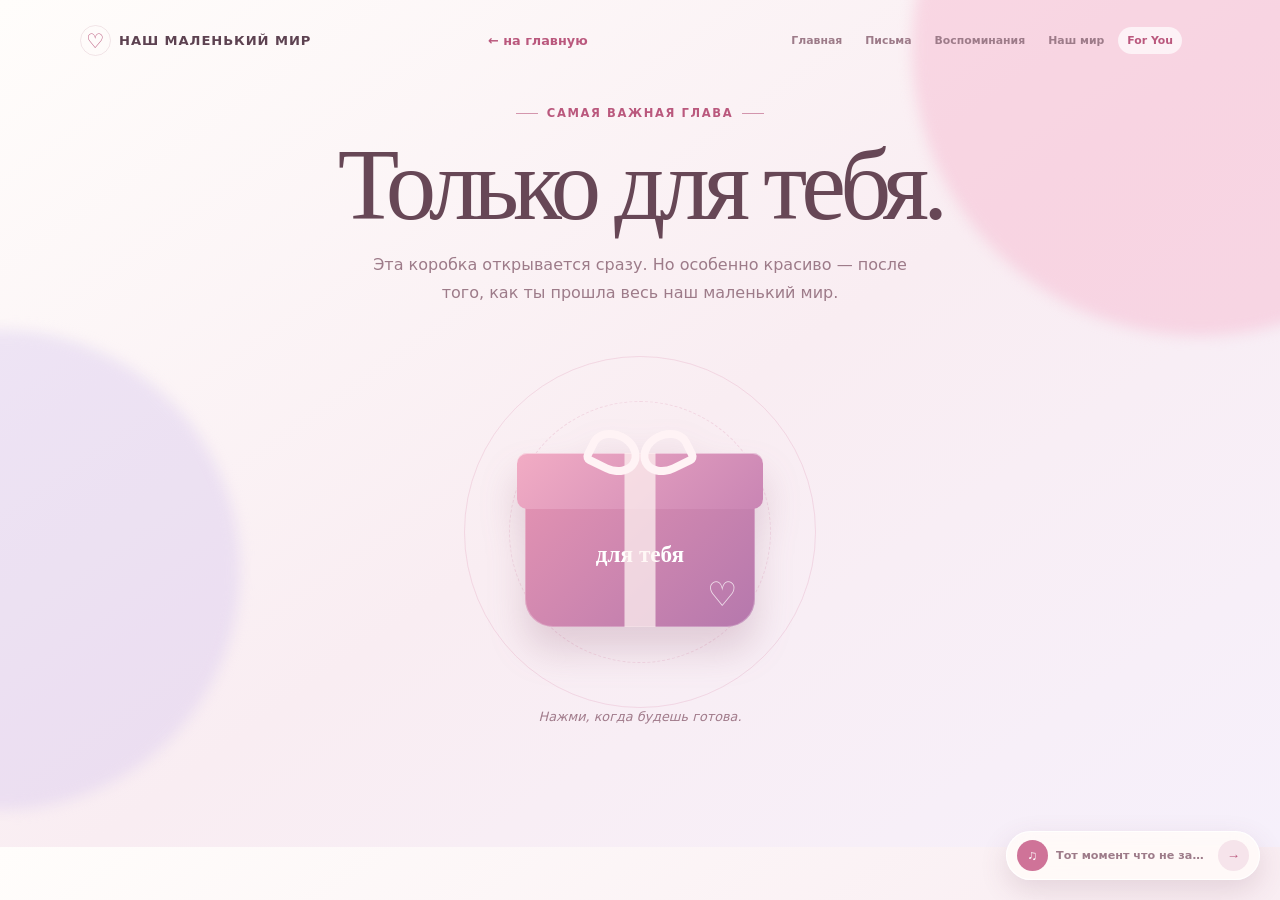
<file: pages/for-you.html>
<!doctype html>
<html lang="ru">
<head>
  <meta charset="UTF-8">
  <meta name="viewport" content="width=device-width, initial-scale=1.0">
  <meta name="theme-color" content="#f8e8ee">
  <title>Только для тебя ♡</title>
  <link rel="stylesheet" href="../css/main.css">
  <link rel="stylesheet" href="../css/animations.css">
  <link rel="stylesheet" href="../css/mobile.css">
  <link rel="stylesheet" href="../css/experiences.css">
</head>
<body class="lw-page-body lw-final-page" data-page="for-you">
  <div class="lw-glow lw-glow--one" aria-hidden="true"></div><div class="lw-glow lw-glow--two" aria-hidden="true"></div><div class="lw-grain" aria-hidden="true"></div>
  <header class="lw-header lw-container"><a class="lw-brand" href="../index.html"><span class="lw-brand__mark">♡</span>наш маленький мир</a><a class="lw-back" href="../index.html">← на главную</a></header>
  <main class="lw-final lw-container">
    <section class="lw-final-intro lw-reveal"><p class="lw-eyebrow"><span></span>самая важная глава<span></span></p><h1>Только для тебя.</h1><p>Эта коробка открывается сразу. Но особенно красиво — после того, как ты прошла весь наш маленький мир.</p></section>
    <section class="lw-gift-stage" data-gift-stage>
      <div class="lw-gift-orbit lw-gift-orbit--one" aria-hidden="true"></div><div class="lw-gift-orbit lw-gift-orbit--two" aria-hidden="true"></div>
      <button class="lw-gift-box" data-open-gift type="button" aria-expanded="false" aria-label="Открыть подарок"><span class="lw-gift-box__lid"></span><span class="lw-gift-box__ribbon"></span><span class="lw-gift-box__base"><b>для тебя</b><i>♡</i></span></button>
      <p class="lw-gift-hint" data-gift-hint>Нажми, когда будешь готова.</p>
      <div class="lw-gift-particles" data-gift-particles aria-hidden="true"></div>
    </section>
    <article class="lw-final-letter" data-final-letter hidden aria-live="polite">
      <p class="lw-eyebrow"><span></span>моё письмо тебе<span></span></p><h2>Самое главное, что я хочу сказать</h2>
      <div class="lw-final-letter__text" data-final-text></div>
      <div class="lw-final-cta" data-final-cta hidden><p>И если захочется ещё раз почувствовать этот момент — у меня есть для тебя один маленький видос.</p><a class="lw-final-link" data-final-video href="https://youtu.be/c2n-RWAHYDE" target="_blank" rel="noopener noreferrer">Открыть наш секретный ролик <span>↗</span></a></div>
    </article>
  </main>
  <script src="../js/storage.js" defer></script><script src="../js/main.js" defer></script>
</body>
</html>
</file>
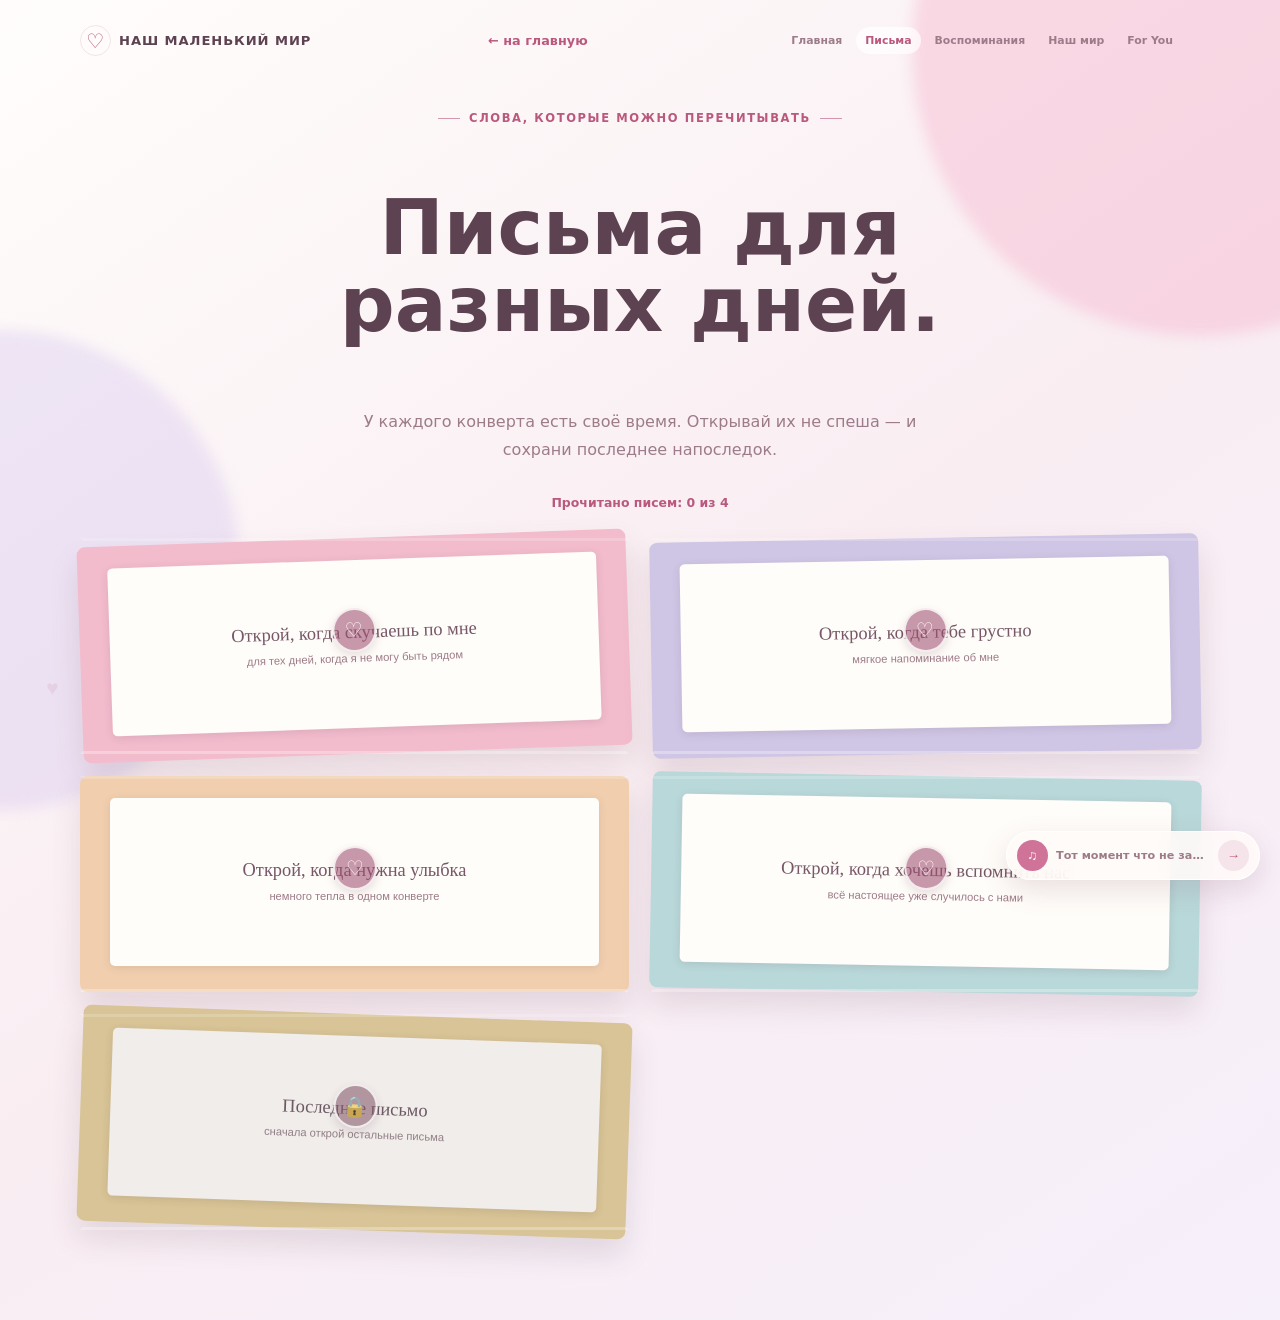
<file: pages/letters.html>
<!doctype html>
<html lang="ru">
<head>
  <meta charset="UTF-8">
  <meta name="viewport" content="width=device-width, initial-scale=1.0">
  <meta name="theme-color" content="#f8e8ee">
  <title>Письма для тебя ♡</title>
  <link rel="stylesheet" href="../css/main.css">
  <link rel="stylesheet" href="../css/animations.css">
  <link rel="stylesheet" href="../css/mobile.css">
  <link rel="stylesheet" href="../css/experiences.css">
</head>
<body class="lw-page-body" data-page="letters">
  <div class="lw-glow lw-glow--one" aria-hidden="true"></div><div class="lw-glow lw-glow--two" aria-hidden="true"></div><div class="lw-grain" aria-hidden="true"></div>
  <button class="lw-secret-heart lw-secret-heart--letters" data-secret-heart="letters" type="button" aria-label="Секретное сердечко">♥</button>
  <header class="lw-header lw-container"><a class="lw-brand" href="../index.html"><span class="lw-brand__mark">♡</span>наш маленький мир</a><a class="lw-back" href="../index.html">← на главную</a></header>
  <main class="lw-experience lw-container">
    <section class="lw-page-intro lw-reveal"><p class="lw-eyebrow"><span></span>слова, которые можно перечитывать<span></span></p><h1>Письма для<br>разных дней.</h1><p>У каждого конверта есть своё время. Открывай их не спеша — и сохрани последнее напоследок.</p></section>
    <p class="lw-letter-progress" data-letter-progress></p>
    <section class="lw-envelopes" data-envelopes aria-label="Письма"></section>
  </main>
  <div class="lw-letter-modal" data-letter-modal aria-hidden="true"><div class="lw-modal-shade" data-close-letter></div><article class="lw-letter-dialog" role="dialog" aria-modal="true" aria-labelledby="letter-title"><button class="lw-close" type="button" data-close-letter aria-label="Закрыть">×</button><p class="lw-modal-date">письмо для тебя</p><h2 id="letter-title" data-letter-title></h2><div class="lw-handwriting" data-letter-body></div><p class="lw-letter-sign">с теплом, всегда рядом ♡</p></article></div>
  <script src="../js/storage.js" defer></script><script src="../js/main.js" defer></script><script src="../js/letters.js" defer></script>
</body>
</html>
</file>
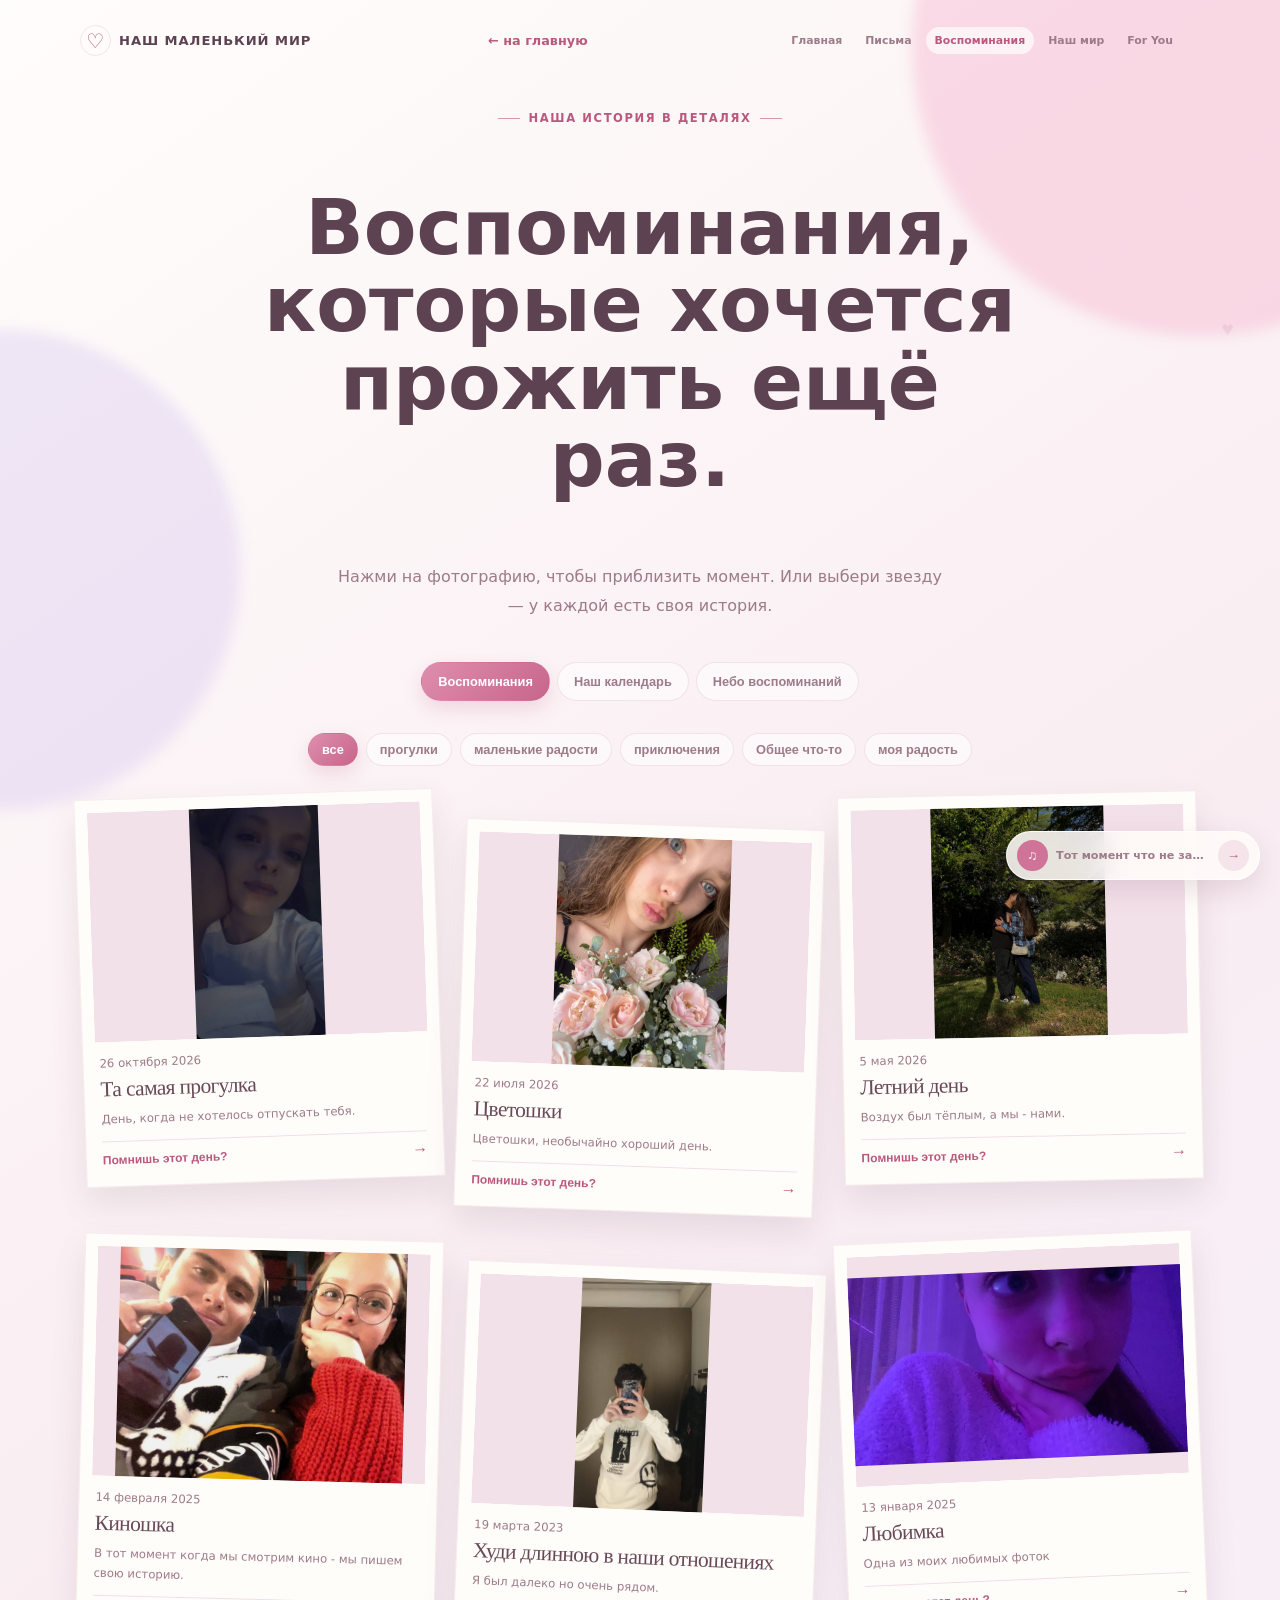
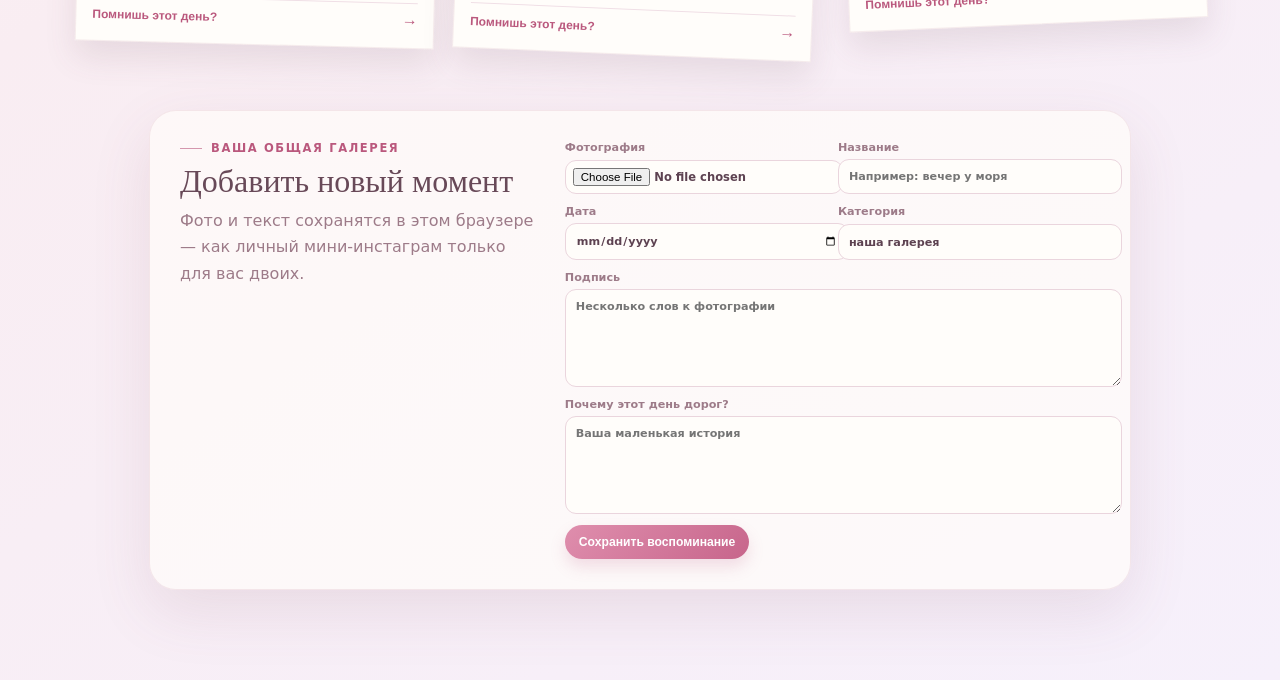
<file: pages/memories.html>
<!doctype html>
<html lang="ru">
<head>
  <meta charset="UTF-8">
  <meta name="viewport" content="width=device-width, initial-scale=1.0">
  <meta name="theme-color" content="#f8e8ee">
  <title>Воспоминания ♡</title>
  <link rel="stylesheet" href="../css/main.css">
  <link rel="stylesheet" href="../css/animations.css">
  <link rel="stylesheet" href="../css/mobile.css">
  <link rel="stylesheet" href="../css/experiences.css">
</head>
<body class="lw-page-body" data-page="memories">
  <div class="lw-glow lw-glow--one" aria-hidden="true"></div><div class="lw-glow lw-glow--two" aria-hidden="true"></div><div class="lw-grain" aria-hidden="true"></div>
  <button class="lw-secret-heart lw-secret-heart--memories" data-secret-heart="memories" type="button" aria-label="Секретное сердечко">♥</button>
  <header class="lw-header lw-container"><a class="lw-brand" href="../index.html"><span class="lw-brand__mark">♡</span>наш маленький мир</a><a class="lw-back" href="../index.html">← на главную</a></header>
  <main class="lw-experience lw-container">
    <section class="lw-page-intro lw-reveal"><p class="lw-eyebrow"><span></span>наша история в деталях<span></span></p><h1>Воспоминания,<br>которые хочется прожить ещё раз.</h1><p>Нажми на фотографию, чтобы приблизить момент. Или выбери звезду — у каждой есть своя история.</p></section>
    <nav class="lw-view-switch" aria-label="Режим просмотра"><button class="is-active" type="button" data-view="gallery">Воспоминания</button><button type="button" data-view="calendar">Наш календарь</button><button type="button" data-view="sky">Небо воспоминаний</button></nav>
    <section data-panel="gallery"><div class="lw-filters" data-filters aria-label="Категории воспоминаний"></div><div class="lw-polaroids" data-memories-grid></div><section class="lw-add-memory"><div><p class="lw-eyebrow"><span></span>ваша общая галерея</p><h2>Добавить новый момент</h2><p>Фото и текст сохранятся в этом браузере — как личный мини-инстаграм только для вас двоих.</p></div><form data-memory-form><label>Фотография<input name="photo" type="file" accept="image/jpeg,image/png,image/webp" required></label><label>Название<input name="title" maxlength="55" placeholder="Например: вечер у моря" required></label><label>Дата<input name="date" type="date" required></label><label>Категория<input name="category" maxlength="28" placeholder="прогулки" value="наша галерея"></label><label class="lw-form-wide">Подпись<textarea name="caption" maxlength="150" placeholder="Несколько слов к фотографии" required></textarea></label><label class="lw-form-wide">Почему этот день дорог?<textarea name="story" maxlength="900" placeholder="Ваша маленькая история" required></textarea></label><button class="lw-small-button" type="submit">Сохранить воспоминание</button><p class="lw-form-status" data-memory-status aria-live="polite"></p></form></section></section>
    <section class="lw-calendar-panel" data-panel="calendar" hidden><p class="lw-panel-lead">Важные дни на нашей временной шкале. Нажми на точку, чтобы открыть воспоминание.</p><div class="lw-timeline" data-timeline></div></section>
    <section class="lw-sky-panel" data-panel="sky" hidden><p class="lw-panel-lead">Каждая звезда — маленький мир, в котором мы уже были.</p><div class="lw-sky" data-sky aria-label="Интерактивное звёздное небо"></div></section>
  </main>
  <div class="lw-memory-modal" data-memory-modal aria-hidden="true"><div class="lw-modal-shade" data-close-modal></div><article class="lw-memory-dialog" role="dialog" aria-modal="true" aria-labelledby="memory-title"><button class="lw-close" type="button" data-close-modal aria-label="Закрыть">×</button><div class="lw-modal-media" data-modal-media></div><p class="lw-modal-date" data-modal-date></p><h2 id="memory-title" data-modal-title></h2><p class="lw-modal-caption" data-modal-caption></p><div class="lw-modal-story" data-modal-story></div></article></div>
  <script src="../js/storage.js" defer></script><script src="../js/main.js" defer></script><script src="../js/memories.js" defer></script>
</body>
</html>
</file>
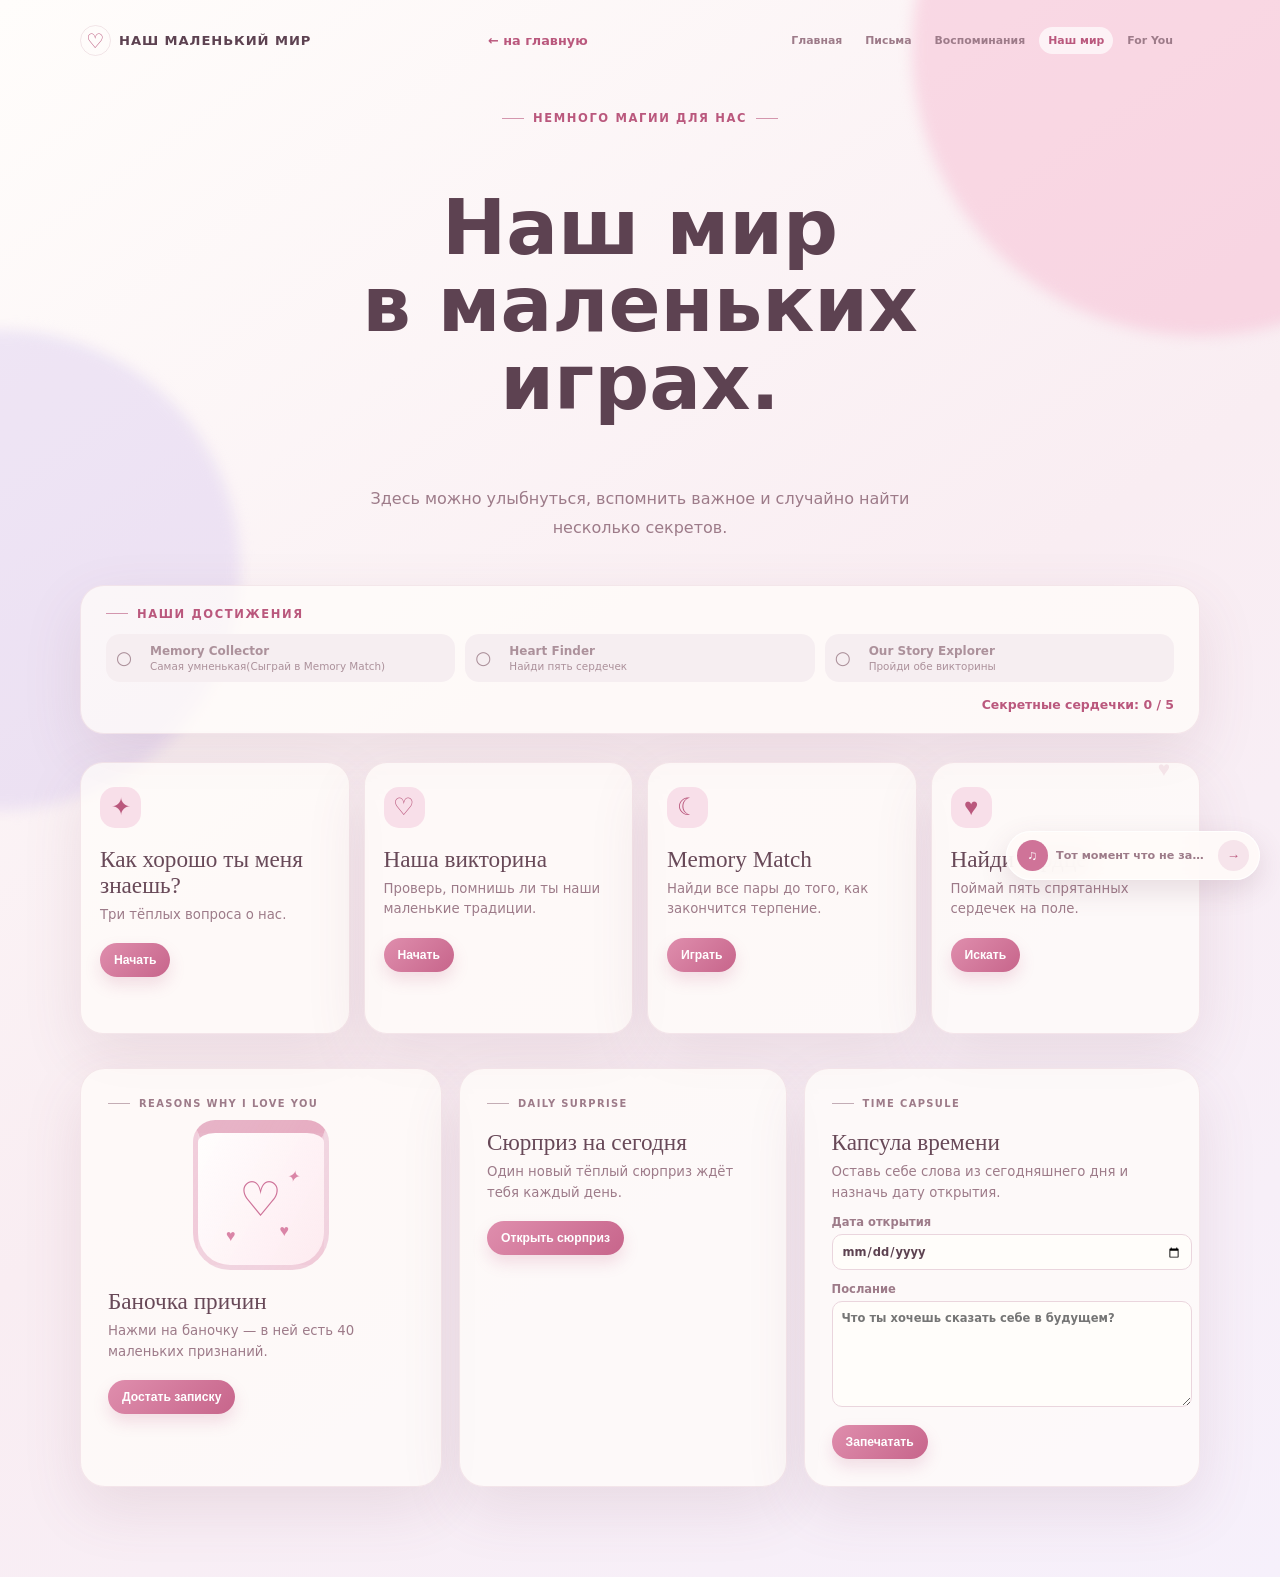
<file: pages/our-world.html>
<!doctype html>
<html lang="ru">
<head>
  <meta charset="UTF-8">
  <meta name="viewport" content="width=device-width, initial-scale=1.0">
  <meta name="theme-color" content="#f8e8ee">
  <title>Наш мир ♡</title>
  <link rel="stylesheet" href="../css/main.css">
  <link rel="stylesheet" href="../css/animations.css">
  <link rel="stylesheet" href="../css/mobile.css">
  <link rel="stylesheet" href="../css/experiences.css">
</head>
<body class="lw-page-body lw-world-page" data-page="world">
  <div class="lw-glow lw-glow--one" aria-hidden="true"></div><div class="lw-glow lw-glow--two" aria-hidden="true"></div><div class="lw-grain" aria-hidden="true"></div>
  <button class="lw-secret-heart lw-secret-heart--world" data-secret-heart="world" type="button" aria-label="Секретное сердечко">♥</button>
  <header class="lw-header lw-container"><a class="lw-brand" href="../index.html"><span class="lw-brand__mark">♡</span>наш маленький мир</a><a class="lw-back" href="../index.html">← на главную</a></header>
  <main class="lw-experience lw-container">
    <section class="lw-page-intro lw-reveal"><p class="lw-eyebrow"><span></span>немного магии для нас<span></span></p><h1>Наш мир<br>в маленьких играх.</h1><p>Здесь можно улыбнуться, вспомнить важное и случайно найти несколько секретов.</p></section>
    <section class="lw-progress-card" data-progress-card></section>
    <section class="lw-games-grid" aria-label="Мини-игры">
      <article class="lw-game-card"><span>✦</span><h2>Как хорошо ты меня знаешь?</h2><p>Три тёплых вопроса о нас.</p><button class="lw-small-button" data-start-quiz="me" type="button">Начать</button></article>
      <article class="lw-game-card"><span>♡</span><h2>Наша викторина</h2><p>Проверь, помнишь ли ты наши маленькие традиции.</p><button class="lw-small-button" data-start-quiz="us" type="button">Начать</button></article>
      <article class="lw-game-card"><span>☾</span><h2>Memory Match</h2><p>Найди все пары до того, как закончится терпение.</p><button class="lw-small-button" data-start-match type="button">Играть</button></article>
      <article class="lw-game-card"><span>♥</span><h2>Найди сердце</h2><p>Поймай пять спрятанных сердечек на поле.</p><button class="lw-small-button" data-start-hunt type="button">Искать</button></article>
    </section>
    <section class="lw-wonders">
      <article class="lw-wonder lw-jar-card"><p class="lw-eyebrow"><span></span>reasons why I love you</p><div class="lw-jar-visual" aria-hidden="true">♡<i>♥</i><i>✦</i><i>♥</i></div><h2>Баночка причин</h2><p data-reason>Нажми на баночку — в ней есть 40 маленьких признаний.</p><button class="lw-small-button" data-draw-reason type="button">Достать записку</button></article>
      <article class="lw-wonder"><p class="lw-eyebrow"><span></span>daily surprise</p><h2>Сюрприз на сегодня</h2><p data-daily>Один новый тёплый сюрприз ждёт тебя каждый день.</p><button class="lw-small-button" data-daily-button type="button">Открыть сюрприз</button></article>
      <article class="lw-wonder"><p class="lw-eyebrow"><span></span>time capsule</p><h2>Капсула времени</h2><p>Оставь себе слова из сегодняшнего дня и назначь дату открытия.</p><form data-capsule-form><label>Дата открытия<input type="date" data-capsule-date required></label><label>Послание<textarea data-capsule-text maxlength="700" placeholder="Что ты хочешь сказать себе в будущем?" required></textarea></label><button class="lw-small-button" type="submit">Запечатать</button></form><div data-capsule-result></div></article>
    </section>
    <section class="lw-secret-section" data-secret-section hidden><span>✦</span><p class="lw-eyebrow"><span></span>все секреты найдены</p><h2>Ты нашла путь к сердцу этого мира.</h2><p>Пусть это будет напоминанием: в каждой нашей истории есть ещё немного магии, если смотреть внимательно.</p></section>
  </main>
  <div class="lw-game-modal" data-game-modal aria-hidden="true"><div class="lw-modal-shade" data-close-game></div><article class="lw-game-dialog" role="dialog" aria-modal="true" aria-labelledby="game-title"><button class="lw-close" type="button" data-close-game aria-label="Закрыть">×</button><div data-game-content></div></article></div>
  <script src="../js/storage.js" defer></script><script src="../js/main.js" defer></script><script src="../js/games.js" defer></script>
</body>
</html>
</file>
<file: css/main.css>
:root { --lw-ink:#5d4251; --lw-muted:#9d7b89; --lw-rose:#d97d9d; --lw-deep:#ba587d; --lw-line:rgba(174,110,138,.16); --lw-paper:rgba(255,252,250,.76); --lw-shadow:0 22px 60px rgba(129,76,98,.12); }
html { scroll-behavior:smooth; }
body { min-width:320px; margin:0; overflow-x:hidden; color:var(--lw-ink); font-family:ui-rounded,"Nunito","Trebuchet MS",system-ui,sans-serif; background:linear-gradient(145deg,#fffdfb 0%,#f9edf2 52%,#f6f0fb 100%); }
#little-world *, #lw-player * { box-sizing:border-box; }
#little-world a, #little-world button, #lw-player button { -webkit-tap-highlight-color:transparent; }
#little-world button, #lw-player button { font:inherit; }
#little-world button:focus-visible, #little-world a:focus-visible, #lw-player button:focus-visible, #lw-player input:focus-visible { outline:3px solid rgba(190,88,128,.55); outline-offset:4px; }
.lw-container { width:min(1120px,calc(100% - 48px)); margin-inline:auto; }
.lw-glow { position:fixed; z-index:-2; border-radius:50%; filter:blur(7px); pointer-events:none; }
.lw-glow--one { width:36rem; height:36rem; top:-15rem; right:-13rem; background:rgba(246,183,207,.45); }
.lw-glow--two { width:30rem; height:30rem; bottom:10%; left:-15rem; background:rgba(211,194,239,.36); }
.lw-grain { position:fixed; inset:0; z-index:-1; opacity:.22; pointer-events:none; background-image:radial-gradient(rgba(119,75,91,.24) .5px,transparent .7px); background-size:7px 7px; mix-blend-mode:soft-light; }
.lw-header { display:flex; align-items:center; justify-content:space-between; padding-top:25px; }
.lw-brand { display:inline-flex; align-items:center; gap:8px; color:var(--lw-ink); text-decoration:none; font-size:.82rem; font-weight:800; letter-spacing:.07em; text-transform:uppercase; }
.lw-brand__mark { display:grid; width:29px; height:29px; place-items:center; border:1px solid var(--lw-line); border-radius:50%; color:var(--lw-deep); font-size:1.25rem; }
.lw-chip { display:inline-flex; align-items:center; gap:8px; padding:10px 15px; border:1px solid var(--lw-line); border-radius:999px; color:var(--lw-deep); background:rgba(255,255,255,.48); cursor:pointer; font-size:.82rem; font-weight:800; transition:transform .2s,background .2s; }
.lw-chip:hover { transform:translateY(-2px); background:#fff; }
.lw-chip__dot { width:7px; height:7px; border-radius:50%; background:var(--lw-rose); box-shadow:0 0 0 4px rgba(217,125,157,.14); }
.lw-chip.is-playing .lw-chip__dot { animation:lw-pulse 1.2s infinite; }
.lw-hero { display:grid; grid-template-columns:1.08fr .92fr; align-items:center; min-height:690px; gap:48px; padding-block:58px 78px; }
.lw-eyebrow { display:flex; align-items:center; gap:9px; margin:0 0 18px; color:var(--lw-deep); font-size:.72rem; font-weight:800; letter-spacing:.14em; text-transform:uppercase; }
.lw-eyebrow span { width:22px; height:1px; background:currentColor; opacity:.6; }
.lw-signature { margin:0 0 10px; color:var(--lw-muted); font-family:Georgia,serif; font-size:clamp(1.18rem,2.5vw,1.55rem); font-style:italic; }
.lw-signature span { color:var(--lw-deep); }
#little-world h1, #little-world h2 { margin:0; font-family:Georgia,"Times New Roman",serif; font-weight:500; letter-spacing:-.04em; }
#little-world h1 { max-width:680px; color:#63404e; font-size:clamp(2.9rem,6vw,5.25rem); line-height:.99; }
.lw-lead { max-width:540px; margin:25px 0 0; color:var(--lw-muted); font-size:1.04rem; line-height:1.8; }
.lw-actions { display:flex; flex-wrap:wrap; gap:12px; margin-top:31px; }
.lw-button { display:inline-flex; align-items:center; justify-content:center; gap:10px; min-height:50px; padding:0 20px; border:0; border-radius:999px; cursor:pointer; text-decoration:none; font-size:.9rem; font-weight:800; transition:transform .2s,box-shadow .2s,background .2s; }
.lw-button:hover { transform:translateY(-3px); }
.lw-button--primary { color:#fff; background:linear-gradient(135deg,#df8ead,#c7658b); box-shadow:0 12px 28px rgba(190,89,126,.25); }
.lw-button--ghost { color:var(--lw-deep); background:rgba(255,255,255,.45); border:1px solid var(--lw-line); }
.lw-date { margin:26px 0 0; color:#b0929f; font-size:.75rem; letter-spacing:.06em; }
.lw-visual { position:relative; min-height:410px; }
.lw-orbit { position:absolute; border:1px solid rgba(198,118,151,.24); border-radius:50%; }
.lw-orbit--one { width:375px; height:375px; top:12px; left:16px; }
.lw-orbit--two { width:270px; height:270px; top:64px; left:68px; border-style:dashed; }
.lw-card { position:absolute; display:flex; flex-direction:column; justify-content:center; border:1px solid rgba(255,255,255,.8); box-shadow:var(--lw-shadow); backdrop-filter:blur(13px); }
.lw-card--main { z-index:2; width:250px; height:302px; top:48px; left:82px; align-items:center; overflow:hidden; border-radius:125px 125px 38px 38px; color:#fff; text-align:center; background:linear-gradient(150deg,rgba(224,143,177,.9),rgba(176,133,187,.88)); }
.lw-card--main::before { position:absolute; width:190px; height:190px; top:-75px; right:-58px; border:1px solid rgba(255,255,255,.35); border-radius:50%; content:""; }
.lw-card__heart { position:relative; font-family:Georgia,serif; font-size:5.6rem; line-height:.8; }
.lw-card--main p { position:relative; margin:12px 0 3px; font-family:Georgia,serif; font-size:1.7rem; font-style:italic; }
.lw-card--main small { position:relative; font-size:.7rem; opacity:.84; }
.lw-card__spark { position:absolute; top:27px; right:40px; font-size:1.2rem; }
.lw-card--back { width:215px; height:150px; top:184px; right:7px; padding:28px; border-radius:30px; color:#95677a; background:rgba(255,251,248,.72); font-family:Georgia,serif; font-size:1.35rem; font-style:italic; transform:rotate(9deg); }
.lw-card--back small { margin-top:8px; color:var(--lw-muted); font-family:ui-rounded,sans-serif; font-size:.68rem; font-style:normal; }
.lw-card--note { bottom:17px; left:6px; padding:20px; border-radius:20px; color:#7e6078; background:rgba(244,236,251,.86); font-size:.79rem; font-weight:800; line-height:1.4; transform:rotate(-8deg); }
.lw-journey { padding-block:24px 80px; }
.lw-section-head { max-width:580px; margin:0 auto 34px; text-align:center; }
.lw-section-head .lw-eyebrow { justify-content:center; }
.lw-section-head h2, .lw-letter h2 { color:#714c5c; font-size:clamp(2rem,4vw,3.2rem); line-height:1.13; }
.lw-section-head>p:last-child { margin:12px 0 0; color:var(--lw-muted); line-height:1.65; }
.lw-worlds { display:grid; grid-template-columns:repeat(2,1fr); gap:15px; }
.lw-world { position:relative; display:grid; grid-template-columns:46px 48px 1fr 24px; align-items:center; min-height:122px; gap:10px; padding:20px; overflow:hidden; border:1px solid rgba(184,123,149,.13); border-radius:23px; color:inherit; background:var(--lw-paper); box-shadow:0 12px 32px rgba(142,94,116,.05); text-decoration:none; transition:transform .28s,background .28s,box-shadow .28s; }
.lw-world::after { position:absolute; width:110px; height:110px; right:-35px; bottom:-55px; border-radius:50%; background:rgba(243,190,210,.2); content:""; }
.lw-world:hover { transform:translateY(-6px); background:rgba(255,255,255,.88); box-shadow:var(--lw-shadow); }
.lw-world__num { color:#c3a2ae; font-size:.72rem; font-weight:800; }
.lw-world__icon { display:grid; z-index:1; width:44px; height:44px; place-items:center; border-radius:16px; color:var(--lw-deep); background:#fbe8ef; font-family:Georgia,serif; font-size:1.45rem; }
.lw-world:nth-child(2) .lw-world__icon { color:#8370a2; background:#eee9f7; }.lw-world:nth-child(3) .lw-world__icon { color:#c48765; background:#fbede0; }.lw-world:nth-child(4) .lw-world__icon { color:#6f998f; background:#e6f1ee; }
.lw-world__text { display:grid; z-index:1; gap:4px; }.lw-world strong { color:#6c4a58; font-size:1rem; }.lw-world small { color:var(--lw-muted); font-size:.78rem; }.lw-world__arrow { z-index:1; color:var(--lw-deep); font-size:1.1rem; }
.lw-letter-wrap { padding-block:26px 62px; }.lw-letter { position:relative; max-width:850px; margin:auto; padding:clamp(35px,6vw,68px); overflow:hidden; border:1px solid rgba(198,140,162,.17); border-radius:28px; color:#785668; background:rgba(255,251,248,.75); box-shadow:var(--lw-shadow); }.lw-letter::after { position:absolute; width:210px; height:210px; top:-108px; right:-52px; border:1px solid rgba(215,125,157,.25); border-radius:50%; content:""; }.lw-stamp { position:absolute; top:22px; right:29px; z-index:1; padding:8px 12px; border:1px solid rgba(197,109,144,.35); border-radius:999px; color:var(--lw-deep); font-size:.69rem; font-weight:800; letter-spacing:.06em; transform:rotate(6deg); }.lw-letter h2 { max-width:620px; }.lw-letter p:not(.lw-eyebrow) { max-width:650px; margin:19px 0 0; color:var(--lw-muted); line-height:1.8; }.lw-text-button { display:inline-flex; gap:9px; margin-top:23px; padding:0; border:0; color:var(--lw-deep); background:transparent; cursor:pointer; font-weight:800; }.lw-text-button:hover { text-decoration:underline; }
.lw-soon { display:grid; place-items:center; padding-bottom:74px; color:var(--lw-muted); text-align:center; }.lw-soon p { margin:8px 0 0; font-size:.87rem; }.lw-soon__symbol { color:#c08ca3; font-size:1.6rem; }.lw-footer { display:flex; justify-content:center; gap:10px; padding:20px 0 36px; color:#a48794; font-size:.72rem; letter-spacing:.08em; text-transform:uppercase; }.lw-footer span:nth-child(2) { color:var(--lw-rose); }
/* Плеер */
#lw-player { position:fixed; inset:0; z-index:50; pointer-events:none; }#lw-player.is-open { pointer-events:auto; }.lw-player__backdrop { position:absolute; inset:0; opacity:0; background:rgba(72,43,58,.28); backdrop-filter:blur(4px); transition:opacity .3s; }.lw-player__panel { position:absolute; right:20px; bottom:20px; width:min(420px,calc(100% - 32px)); max-height:min(780px,calc(100dvh - 40px)); padding:18px 22px 22px; overflow:auto; border:1px solid rgba(255,255,255,.88); border-radius:30px; opacity:0; color:var(--lw-ink); background:rgba(255,250,248,.96); box-shadow:0 28px 80px rgba(66,37,51,.25); transform:translateY(24px) scale(.98); transition:opacity .3s,transform .3s; }#lw-player.is-open .lw-player__backdrop { opacity:1; }#lw-player.is-open .lw-player__panel { opacity:1; transform:translateY(0) scale(1); }.lw-player__top { display:flex; align-items:center; justify-content:space-between; }.lw-player__top p { margin:0; color:var(--lw-deep); font-size:.75rem; font-weight:900; letter-spacing:.12em; text-transform:uppercase; }.lw-close { display:grid; width:33px; height:33px; place-items:center; border:0; border-radius:50%; color:var(--lw-muted); background:#f8e9ef; cursor:pointer; font-size:1.45rem; line-height:1; }.lw-now { display:flex; align-items:center; gap:16px; margin-top:19px; }.lw-cover { display:grid; width:76px; height:76px; flex:0 0 auto; place-items:center; overflow:hidden; border-radius:23px; color:#fff; background:linear-gradient(145deg,#df91b0,#9985bf); background-position:center; background-size:cover; box-shadow:0 10px 20px rgba(175,93,128,.2); font-family:Georgia,serif; font-size:2.4rem; }.lw-cover.has-image span { display:none; }.lw-now__meta { min-width:0; }.lw-now__label { margin:0 0 4px; color:var(--lw-muted); font-size:.67rem; font-weight:800; letter-spacing:.1em; text-transform:uppercase; }.lw-now h2 { margin:0; overflow:hidden; color:#684857; font-family:ui-rounded,system-ui,sans-serif; font-size:1.05rem; font-weight:900; text-overflow:ellipsis; white-space:nowrap; }.lw-now__meta>p:last-child { margin:5px 0 0; overflow:hidden; color:var(--lw-muted); font-size:.84rem; text-overflow:ellipsis; white-space:nowrap; }.lw-note { margin-top:17px; padding:12px 14px; border-left:2px solid #e6a0bb; border-radius:0 12px 12px 0; color:#8c6576; background:#fff0f5; font-size:.82rem; font-style:italic; line-height:1.5; }.lw-progress-wrap { margin-top:19px; }.lw-progress-times { display:flex; justify-content:space-between; margin-top:7px; color:var(--lw-muted); font-size:.68rem; }.lw-range { width:100%; height:5px; margin:0; appearance:none; border-radius:999px; outline:none; background:#ecdce3; accent-color:var(--lw-deep); cursor:pointer; }.lw-range::-webkit-slider-thumb { width:13px; height:13px; appearance:none; border:3px solid #fff; border-radius:50%; background:var(--lw-deep); box-shadow:0 1px 5px rgba(100,51,70,.25); }.lw-controls { display:flex; align-items:center; justify-content:center; gap:23px; margin-top:12px; }.lw-control { display:grid; place-items:center; border:0; cursor:pointer; }.lw-control--small { width:40px; height:40px; border-radius:50%; color:var(--lw-deep); background:#f9e7ee; font-size:1.3rem; }.lw-control--play { width:58px; height:58px; border-radius:50%; color:#fff; background:linear-gradient(135deg,#dc89a8,#bd6186); box-shadow:0 10px 19px rgba(186,80,120,.28); font-size:1.15rem; }.lw-volume { display:grid; grid-template-columns:16px 1fr 16px; align-items:center; gap:9px; margin-top:20px; color:var(--lw-muted); font-size:.85rem; }.lw-list-title { margin:24px 0 12px; padding-top:17px; border-top:1px solid var(--lw-line); color:#805b6b; font-size:.76rem; font-weight:900; letter-spacing:.1em; text-transform:uppercase; }.lw-playlist { display:grid; gap:6px; margin:0; padding:0; list-style:none; }.lw-playlist__item button { display:grid; grid-template-columns:27px 1fr auto; grid-template-rows:auto auto; width:100%; align-items:center; gap:2px 9px; padding:10px; border:0; border-radius:14px; color:inherit; background:transparent; cursor:pointer; text-align:left; }.lw-playlist__item button:hover,.lw-playlist__item.is-active button { background:#fbeaf0; }.lw-playlist__item span { grid-row:1/3; color:#be8ea0; font-size:.73rem; font-weight:800; }.lw-playlist__item b { overflow:hidden; color:#795563; font-size:.84rem; text-overflow:ellipsis; white-space:nowrap; }.lw-playlist__item small { overflow:hidden; color:var(--lw-muted); font-size:.7rem; text-overflow:ellipsis; white-space:nowrap; }.lw-playlist__item i { grid-column:3; grid-row:1/3; color:var(--lw-deep); font-style:normal; }.lw-player-hint { margin:17px 0 0; color:#b096a0; font-size:.68rem; line-height:1.4; text-align:center; }.lw-toast { position:fixed; z-index:60; bottom:25px; left:50%; max-width:calc(100% - 38px); padding:10px 15px; border-radius:999px; opacity:0; color:#fff; background:rgba(90,57,70,.9); box-shadow:0 10px 25px rgba(70,40,50,.2); pointer-events:none; font-size:.78rem; transform:translate(-50%,14px); transition:opacity .25s,transform .25s; }.lw-toast.is-visible { opacity:1; transform:translate(-50%,0); }
</file>
<file: css/animations.css>
@keyframes lw-pulse { 0%,100%{box-shadow:0 0 0 4px rgba(217,125,157,.14)} 50%{box-shadow:0 0 0 8px rgba(217,125,157,.03)} }
@keyframes lw-float { 0%,100%{transform:translateY(0) rotate(0)} 50%{transform:translateY(-12px) rotate(1deg)} }
@keyframes lw-drift { 0%,100%{transform:rotate(0) translate(0)} 50%{transform:rotate(8deg) translate(8px,-6px)} }
@keyframes lw-reveal { to { opacity:1; transform:translateY(0) } }
.lw-card--main{animation:lw-float 5.5s ease-in-out infinite}.lw-card--back{animation:lw-float 6.2s ease-in-out .7s infinite}.lw-card--note{animation:lw-float 5.8s ease-in-out 1.2s infinite}.lw-orbit--two{animation:lw-drift 12s ease-in-out infinite}.lw-reveal{opacity:0;transform:translateY(18px);animation:lw-reveal .7s cubic-bezier(.2,.8,.2,1) forwards}.lw-reveal--late{animation-delay:.18s}.lw-delay-1{animation-delay:.08s}.lw-delay-2{animation-delay:.16s}.lw-delay-3{animation-delay:.24s}
@media (prefers-reduced-motion:reduce){*,*::before,*::after{scroll-behavior:auto!important;animation-duration:.01ms!important;animation-iteration-count:1!important;transition-duration:.01ms!important}}
</file>
<file: css/mobile.css>
@media(max-width:780px){.lw-container{width:min(100% - 32px,560px)}.lw-header{padding-top:16px}.lw-brand{font-size:.68rem}.lw-chip{padding:9px 11px;font-size:.72rem}.lw-hero{grid-template-columns:1fr;min-height:auto;gap:18px;padding-block:66px 50px}.lw-hero__copy{text-align:center}.lw-hero .lw-eyebrow{justify-content:center}#little-world h1{font-size:clamp(2.65rem,12vw,4rem)}.lw-lead{margin-inline:auto;font-size:.96rem}.lw-actions{justify-content:center}.lw-visual{width:min(100%,390px);min-height:350px;margin:7px auto -34px;transform:scale(.89);transform-origin:top center}.lw-worlds{grid-template-columns:1fr}.lw-world{min-height:106px;grid-template-columns:35px 45px 1fr 22px;padding:16px}.lw-letter{padding:33px 25px}.lw-stamp{position:relative;top:auto;right:auto;display:inline-block;margin-bottom:24px}.lw-footer{padding-bottom:26px}.lw-player__panel{right:0;bottom:0;width:100%;max-height:min(760px,88dvh);border-radius:29px 29px 0 0}}
@media(max-width:390px){.lw-chip span:last-child{display:none}.lw-chip{padding:11px}.lw-button{width:100%}.lw-visual{transform:scale(.78);margin-top:-10px;margin-bottom:-71px}.lw-world__text strong{font-size:.93rem}}
</file>
<file: css/experiences.css>
.lw-page-body .lw-header{position:relative;z-index:2}.lw-back{color:var(--lw-deep);font-size:.8rem;font-weight:800;text-decoration:none}.lw-back:hover{text-decoration:underline}.lw-experience{padding-block:55px 90px}.lw-page-intro{max-width:760px;margin:0 auto 42px;text-align:center}.lw-page-intro .lw-eyebrow{justify-content:center}.lw-page-intro h1{font-size:clamp(2.7rem,6vw,5rem);line-height:1.01}.lw-page-intro>p:last-child{max-width:610px;margin:20px auto 0;color:var(--lw-muted);line-height:1.8}.lw-view-switch{display:flex;justify-content:center;flex-wrap:wrap;gap:7px;margin-bottom:32px}.lw-view-switch button,.lw-filters button{border:1px solid var(--lw-line);border-radius:999px;color:var(--lw-muted);background:rgba(255,255,255,.56);cursor:pointer;font-size:.8rem;font-weight:800;transition:.2s}.lw-view-switch button{padding:11px 16px}.lw-view-switch button:hover,.lw-view-switch button.is-active,.lw-filters button:hover,.lw-filters button.is-active{border-color:transparent;color:#fff;background:linear-gradient(135deg,#df8ead,#c7658b);box-shadow:0 8px 18px rgba(190,89,126,.18)}.lw-filters{display:flex;justify-content:center;flex-wrap:wrap;gap:8px;margin:0 auto 28px}.lw-filters button{padding:8px 13px}.lw-polaroids{display:grid;grid-template-columns:repeat(3,minmax(0,1fr));align-items:start;gap:25px 21px}.lw-polaroid{padding:12px 12px 17px;overflow:hidden;border:1px solid rgba(184,123,149,.13);background:#fffdfa;box-shadow:0 16px 32px rgba(110,71,89,.12);transform:rotate(var(--tilt));transition:transform .28s,box-shadow .28s}.lw-polaroid:nth-child(3n+2){margin-top:30px}.lw-polaroid:hover{z-index:2;box-shadow:0 25px 50px rgba(110,71,89,.2);transform:translateY(-9px) rotate(0)}.lw-polaroid__image{display:block;width:100%;height:230px;padding:0;overflow:hidden;border:0;background:#f1dce5;cursor:zoom-in}.lw-polaroid__image img,.lw-modal-media img{display:block;width:100%;height:100%;object-fit:cover;transition:transform .4s}.lw-polaroid:hover img{transform:scale(1.05)}.lw-photo-placeholder,.lw-modal-placeholder{display:grid;width:100%;height:100%;place-items:center;color:#fff;background:linear-gradient(135deg,#dfa0b8,#a78abd);font-family:Georgia,serif;font-size:5rem}.lw-polaroid__body{padding:13px 4px 0}.lw-polaroid__body p,.lw-polaroid__body span{margin:0;color:var(--lw-muted);font-size:.73rem;line-height:1.45}.lw-polaroid__body h2{margin:5px 0 6px;color:#684958;font-family:Georgia,serif;font-size:1.34rem;font-weight:500;letter-spacing:-.03em}.lw-remember{display:flex;align-items:center;justify-content:space-between;width:100%;margin-top:13px;padding:9px 0 0;border:0;border-top:1px solid #f0dfe6;color:var(--lw-deep);background:transparent;cursor:pointer;font-size:.75rem;font-weight:800;text-align:left}.lw-remember b{font-size:1rem}.lw-panel-lead{margin:0 auto 20px;color:var(--lw-muted);text-align:center}.lw-calendar-panel,.lw-sky-panel{min-height:480px}.lw-timeline{position:relative;display:grid;gap:0;max-width:720px;margin:30px auto;padding:12px 0}.lw-timeline::before{position:absolute;top:0;bottom:0;left:20px;width:1px;background:#dfb3c4;content:""}.lw-timeline__event{position:relative;display:grid;grid-template-columns:42px 1fr;gap:2px 16px;padding:13px 15px 13px 0;border:0;color:var(--lw-ink);background:transparent;cursor:pointer;text-align:left}.lw-timeline__event:hover strong{color:var(--lw-deep)}.lw-timeline__dot{grid-row:1/4;z-index:1;width:12px;height:12px;margin:4px 0 0 15px;border:3px solid #fff;background:var(--lw-rose);box-shadow:0 0 0 3px #f4d5e0;border-radius:50%}.lw-timeline__event time{color:var(--lw-deep);font-size:.71rem;font-weight:900;letter-spacing:.06em;text-transform:uppercase}.lw-timeline__event strong{font-family:Georgia,serif;font-size:1.35rem;font-weight:500;transition:color .2s}.lw-timeline__event small{color:var(--lw-muted);line-height:1.45}.lw-sky{position:relative;min-height:520px;overflow:hidden;border:1px solid rgba(255,255,255,.6);border-radius:30px;background:radial-gradient(circle at 65% 18%,#56517c 0,#302d55 38%,#1d1b37 100%);box-shadow:var(--lw-shadow)}.lw-sky::after{position:absolute;inset:0;opacity:.3;background:linear-gradient(120deg,transparent 45%,rgba(255,255,255,.3),transparent 55%);content:"";pointer-events:none}.lw-bg-star{position:absolute;width:2px;height:2px;border-radius:50%;background:#fff;box-shadow:0 0 7px #fff;animation:lw-twinkle 3s ease-in-out infinite}.lw-memory-star{position:absolute;z-index:1;padding:0;border:0;color:#fff;background:transparent;cursor:pointer;transform:translate(-50%,-50%)}.lw-memory-star span{display:block;color:#fff6d4;font-size:clamp(1.5rem,3vw,2.3rem);text-shadow:0 0 12px #ffeed1;transition:transform .2s}.lw-memory-star:hover span{transform:scale(1.35) rotate(20deg)}.lw-memory-star small{position:absolute;top:100%;left:50%;width:max-content;max-width:120px;margin-top:7px;color:#eee8ff;font-size:.68rem;opacity:0;transform:translateX(-50%);transition:opacity .2s}.lw-memory-star:hover small,.lw-memory-star:focus-visible small{opacity:1}.lw-memory-modal,.lw-letter-modal{position:fixed;inset:0;z-index:70;display:grid;place-items:center;padding:22px;pointer-events:none}.lw-memory-modal.is-open,.lw-letter-modal.is-open{pointer-events:auto}.lw-modal-shade{position:absolute;inset:0;opacity:0;background:rgba(39,22,32,.55);backdrop-filter:blur(7px);transition:opacity .25s}.is-open .lw-modal-shade{opacity:1}.lw-memory-dialog,.lw-letter-dialog{position:relative;z-index:1;width:min(670px,100%);max-height:min(780px,calc(100dvh - 44px));padding:24px;overflow:auto;border:1px solid rgba(255,255,255,.8);border-radius:26px;opacity:0;background:#fffaf8;box-shadow:0 25px 70px rgba(40,20,30,.35);transform:translateY(20px) scale(.98);transition:opacity .25s,transform .25s}.is-open .lw-memory-dialog,.is-open .lw-letter-dialog{opacity:1;transform:translateY(0) scale(1)}.lw-memory-dialog .lw-close,.lw-letter-dialog .lw-close{position:absolute;top:16px;right:16px;z-index:2}.lw-modal-media{width:100%;height:min(360px,45vh);overflow:hidden;border-radius:18px;background:#f3e0e8}.lw-modal-media video{width:100%;height:100%;object-fit:cover}.lw-modal-date{margin:20px 0 6px;color:var(--lw-deep);font-size:.71rem;font-weight:900;letter-spacing:.09em;text-transform:uppercase}.lw-memory-dialog h2,.lw-letter-dialog h2{color:#674756;font-size:clamp(1.9rem,5vw,3rem);line-height:1.08}.lw-modal-caption{margin:12px 0 0;color:var(--lw-deep);font-family:Georgia,serif;font-size:1.15rem;font-style:italic}.lw-modal-story{margin-top:15px;color:var(--lw-muted);line-height:1.8}.lw-letter-progress{margin:-12px 0 28px;color:var(--lw-deep);font-size:.78rem;font-weight:800;text-align:center}.lw-envelopes{display:grid;grid-template-columns:repeat(2,minmax(0,1fr));gap:22px}.lw-envelope{position:relative;min-height:216px;perspective:900px;--envelope:#f2bccd}.lw-envelope:nth-child(2){--envelope:#cfc6e5}.lw-envelope:nth-child(3){--envelope:#f1cfae}.lw-envelope:nth-child(4){--envelope:#b9d8d9}.lw-envelope:nth-child(5){--envelope:#e8c36f}.lw-envelope>button{position:absolute;inset:0;display:block;width:100%;padding:0;overflow:hidden;border:0;border-radius:8px;color:#694a58;background:var(--envelope);box-shadow:0 16px 30px rgba(105,61,78,.14);cursor:pointer;transform:rotate(calc((var(--envelope-index) - 2) * 1deg));transition:transform .25s,box-shadow .25s}.lw-envelope>button:hover:not(:disabled){box-shadow:0 22px 37px rgba(105,61,78,.22);transform:translateY(-7px) rotate(0)}.lw-envelope>button:disabled{cursor:not-allowed;filter:saturate(.55)}.lw-envelope::before,.lw-envelope::after{position:absolute;z-index:1;border-style:solid;content:"";pointer-events:none}.lw-envelope::before{right:0;bottom:0;left:0;border-width:0 50% 120px;border-color:transparent transparent rgba(255,255,255,.28)}.lw-envelope::after{top:0;right:0;left:0;border-width:100px 50% 0;border-color:rgba(255,255,255,.18) transparent transparent;transform-origin:top;transition:transform .65s cubic-bezier(.2,.8,.2,1)}.lw-envelope.is-opening::after{transform:rotateX(180deg)}.lw-envelope__seal{position:absolute;z-index:2;top:92px;left:50%;display:grid;width:40px;height:40px;place-items:center;border:2px solid rgba(255,255,255,.8);border-radius:50%;color:#fff;background:rgba(159,80,112,.58);font-family:Georgia,serif;font-size:1.25rem;transform:translate(-50%,-50%);box-shadow:0 4px 10px rgba(93,45,64,.15)}.lw-envelope__paper{position:absolute;z-index:0;top:22px;right:30px;bottom:26px;left:30px;display:grid;align-content:center;gap:8px;padding:22px;border-radius:5px;color:#775768;background:#fffdf9;box-shadow:0 2px 8px rgba(76,43,55,.12)}.lw-envelope__paper b{font-family:Georgia,serif;font-size:1.15rem;font-weight:500;line-height:1.18}.lw-envelope__paper small{color:var(--lw-muted);font-size:.7rem;line-height:1.35}.lw-envelope.is-locked .lw-envelope__paper{background:#f4ece8}.lw-letter-dialog{width:min(640px,100%);padding:clamp(33px,7vw,70px);background:linear-gradient(110deg,#fffdf9,#fff8ef)}.lw-letter-dialog::before{position:absolute;inset:12px;border:1px dashed #dfc8b3;border-radius:17px;content:"";pointer-events:none}.lw-letter-dialog>*{position:relative}.lw-handwriting{min-height:170px;margin-top:24px;color:#745866;font-family:"Segoe Print","Bradley Hand",cursive;font-size:clamp(1.12rem,2.7vw,1.4rem);line-height:1.85;white-space:pre-wrap}.lw-letter-sign{margin:22px 0 0;color:#b17b8c;font-family:"Segoe Print","Bradley Hand",cursive;font-size:1.05rem;text-align:right}.lw-modal-placeholder{height:100%;font-size:7rem}@keyframes lw-twinkle{0%,100%{opacity:.25;transform:scale(.7)}50%{opacity:1;transform:scale(1.4)}}
@media(max-width:780px){.lw-experience{padding-top:42px}.lw-polaroids{grid-template-columns:repeat(2,minmax(0,1fr));gap:18px 13px}.lw-polaroid{padding:8px 8px 12px}.lw-polaroid:nth-child(3n+2){margin-top:0}.lw-polaroid:nth-child(even){margin-top:19px}.lw-polaroid__image{height:180px}.lw-polaroid__body h2{font-size:1.05rem}.lw-envelopes{grid-template-columns:1fr}.lw-envelope{min-height:202px}.lw-sky{min-height:460px}.lw-memory-star small{opacity:1}.lw-memory-dialog,.lw-letter-dialog{padding:19px}.lw-letter-dialog{padding:42px 27px}.lw-modal-media{height:270px}}
@media(max-width:420px){.lw-page-intro h1{font-size:2.6rem}.lw-polaroids{grid-template-columns:1fr;max-width:310px;margin:auto}.lw-polaroid:nth-child(even){margin-top:0}.lw-polaroid__image{height:220px}.lw-view-switch button{font-size:.72rem;padding:10px 12px}.lw-sky{min-height:420px}.lw-memory-star small{display:none}}

/* Stage 3: games, tiny secrets and keepsakes */
.lw-page-body button:focus-visible,.lw-page-body a:focus-visible,.lw-page-body input:focus-visible,.lw-page-body textarea:focus-visible{outline:3px solid rgba(190,88,128,.55);outline-offset:4px}.lw-secret-heart{position:fixed;z-index:15;width:28px;height:28px;padding:0;border:0;border-radius:50%;opacity:.12;color:#bd5c80;background:transparent;cursor:pointer;font-size:1.3rem;transition:opacity .2s,transform .2s}.lw-secret-heart:hover,.lw-secret-heart:focus-visible{opacity:.9;transform:scale(1.25)}.lw-secret-heart.is-found{opacity:1;animation:lw-found .55s ease forwards}.lw-secret-heart--world{right:8%;bottom:13%}.lw-secret-heart--memories{right:3%;top:35%}.lw-secret-heart--letters{left:3%;bottom:22%}@keyframes lw-found{to{opacity:0;transform:scale(2) rotate(20deg)}}.lw-progress-card,.lw-wonder,.lw-game-card,.lw-secret-section{border:1px solid rgba(184,123,149,.15);background:rgba(255,252,250,.74);box-shadow:var(--lw-shadow)}.lw-progress-card{margin:0 auto 28px;padding:21px 25px;border-radius:24px}.lw-progress-card .lw-eyebrow{margin-bottom:13px}.lw-achievements{display:grid;grid-template-columns:repeat(3,1fr);gap:10px}.lw-achievements>div{display:grid;grid-template-columns:26px 1fr;align-items:center;gap:2px 8px;padding:10px;border-radius:14px;color:#ac919b;background:#f6eef1}.lw-achievements>div.is-earned{color:#835266;background:#fde8f0}.lw-achievements b{grid-row:1/3;font-size:1.15rem}.lw-achievements strong{font-size:.75rem}.lw-achievements small{font-size:.65rem}.lw-heart-progress{margin:15px 0 0;color:var(--lw-deep);font-size:.78rem;font-weight:800;text-align:right}.lw-games-grid{display:grid;grid-template-columns:repeat(4,1fr);gap:14px}.lw-game-card{min-height:222px;padding:24px 19px;border-radius:23px}.lw-game-card>span{display:grid;width:41px;height:41px;place-items:center;border-radius:15px;color:var(--lw-deep);background:#f8dfe9;font-family:Georgia,serif;font-size:1.5rem}.lw-game-card h2,.lw-wonder h2,.lw-secret-section h2{margin:18px 0 7px;color:#684958;font-family:Georgia,serif;font-size:1.45rem;font-weight:500;line-height:1.12}.lw-game-card p,.lw-wonder>p{margin:0;color:var(--lw-muted);font-size:.83rem;line-height:1.55}.lw-small-button{margin-top:18px;padding:10px 14px;border:0;border-radius:999px;color:#fff;background:linear-gradient(135deg,#df8ead,#c7658b);box-shadow:0 8px 16px rgba(190,89,126,.18);cursor:pointer;font-size:.76rem;font-weight:800;transition:transform .2s}.lw-small-button:hover{transform:translateY(-2px)}.lw-wonders{display:grid;grid-template-columns:1.05fr .95fr 1.15fr;gap:17px;margin-top:34px}.lw-wonder{padding:27px;border-radius:25px}.lw-wonder .lw-eyebrow{margin-bottom:9px;font-size:.62rem}.lw-jar-visual{position:relative;display:grid;width:126px;height:132px;place-items:center;margin:0 auto 15px;border:5px solid rgba(216,143,172,.35);border-top:13px solid rgba(204,108,145,.48);border-radius:22px 22px 37px 37px;color:#ce7298;background:linear-gradient(120deg,rgba(255,255,255,.76),rgba(254,213,228,.4));font-family:Georgia,serif;font-size:3rem}.lw-jar-visual i{position:absolute;color:#da85a7;font-size:1rem}.lw-jar-visual i:nth-child(1){bottom:20px;left:28px}.lw-jar-visual i:nth-child(2){top:34px;right:25px}.lw-jar-visual i:nth-child(3){bottom:25px;right:35px}.lw-wonder label{display:grid;gap:5px;margin-top:12px;color:var(--lw-muted);font-size:.72rem;font-weight:800}.lw-wonder input,.lw-wonder textarea{width:100%;padding:9px;border:1px solid #ead5dd;border-radius:10px;color:var(--lw-ink);background:#fffdfa;font:inherit}.lw-wonder textarea{min-height:86px;resize:vertical}.lw-capsule-wait,.lw-capsule-open{margin:14px 0 0!important;padding:10px;border-radius:12px;color:#916477!important;background:#fff0f4;font-size:.76rem!important}.lw-secret-section{position:relative;margin-top:34px;padding:45px;border-radius:28px;overflow:hidden;text-align:center}.lw-secret-section>span{position:absolute;top:-34px;right:4%;color:#f0c37c;font-size:7rem}.lw-secret-section .lw-eyebrow{justify-content:center}.lw-secret-section p:last-child{max-width:570px;margin:14px auto 0;color:var(--lw-muted);line-height:1.7}.lw-game-modal{position:fixed;inset:0;z-index:70;display:grid;place-items:center;padding:22px;pointer-events:none}.lw-game-modal.is-open{pointer-events:auto}.lw-game-dialog{position:relative;z-index:1;width:min(570px,100%);max-height:calc(100dvh - 44px);padding:34px;overflow:auto;border:1px solid rgba(255,255,255,.8);border-radius:26px;opacity:0;background:#fffaf8;box-shadow:0 25px 70px rgba(40,20,30,.35);transform:translateY(20px) scale(.98);transition:opacity .25s,transform .25s}.is-open .lw-game-dialog{opacity:1;transform:translateY(0) scale(1)}.lw-game-dialog .lw-close{position:absolute;top:16px;right:16px}.lw-game-dialog h2{margin:6px 35px 20px 0;color:#674756;font-family:Georgia,serif;font-size:2rem;font-weight:500}.lw-question{color:var(--lw-ink);font-size:1.08rem;line-height:1.5}.lw-answer-list{display:grid;gap:9px;margin-top:20px}.lw-answer-list button{padding:13px;border:1px solid #ecd7df;border-radius:13px;color:#795563;background:#fffdfb;cursor:pointer;text-align:left;transition:background .2s,transform .2s}.lw-answer-list button:hover{background:#fff0f5;transform:translateX(3px)}.lw-game-message{color:var(--lw-muted);line-height:1.6}.lw-match-grid{display:grid;grid-template-columns:repeat(4,1fr);gap:9px}.lw-match-grid button{aspect-ratio:1;border:0;border-radius:15px;color:#b77490;background:#f8e2ea;cursor:pointer;font-family:Georgia,serif;font-size:1.4rem}.lw-match-grid button.is-open{background:#fffaf5}.lw-match-grid button.is-match{color:#fff;background:#d987a6}.lw-hunt-field{position:relative;height:280px;overflow:hidden;border-radius:18px;background:radial-gradient(circle at 15% 20%,#fff8fc,transparent 30%),linear-gradient(135deg,#f3d9e4,#e5ddf0)}.lw-hunt-field button{position:absolute;width:33px;height:33px;padding:0;border:0;opacity:.22;color:#c95f89;background:transparent;cursor:pointer;font-size:1.5rem;transition:opacity .2s,transform .2s}.lw-hunt-field button:hover{opacity:1;transform:scale(1.25)}.lw-hunt-field button.is-caught{opacity:1;animation:lw-found .5s ease forwards}
@media(max-width:850px){.lw-games-grid{grid-template-columns:repeat(2,1fr)}.lw-wonders{grid-template-columns:1fr 1fr}.lw-wonders .lw-wonder:last-child{grid-column:1/-1}.lw-achievements{grid-template-columns:1fr}}
@media(max-width:520px){.lw-progress-card,.lw-wonder,.lw-game-card{padding:19px}.lw-games-grid,.lw-wonders{grid-template-columns:1fr}.lw-wonders .lw-wonder:last-child{grid-column:auto}.lw-game-dialog{padding:28px 20px}.lw-secret-section{padding:35px 22px}.lw-match-grid{gap:6px}}

/* Shared final chapter and site shell */
.lw-site-nav{display:flex;align-items:center;justify-content:center;flex-wrap:wrap;gap:5px;margin:0 18px}.lw-site-nav a{padding:7px 9px;border-radius:999px;color:var(--lw-muted);font-size:.68rem;font-weight:800;text-decoration:none;transition:.2s}.lw-site-nav a:hover,.lw-site-nav a.is-current{color:var(--lw-deep);background:rgba(255,255,255,.68)}.lw-mini-player{position:fixed;z-index:45;right:20px;bottom:20px;display:flex;align-items:center;gap:8px;max-width:calc(100% - 32px);padding:8px 10px;border:1px solid rgba(255,255,255,.85);border-radius:999px;color:var(--lw-muted);background:rgba(255,251,249,.88);box-shadow:0 10px 28px rgba(116,70,91,.16);backdrop-filter:blur(12px)}.lw-mini-player button{display:grid;width:31px;height:31px;place-items:center;border:0;border-radius:50%;color:#fff;background:#cf7398;cursor:pointer;font-weight:900}.lw-mini-player button:last-of-type{color:var(--lw-deep);background:#f6e4eb}.lw-mini-player span{max-width:154px;overflow:hidden;font-size:.7rem;font-weight:800;text-overflow:ellipsis;white-space:nowrap}.lw-final{padding-block:50px 100px}.lw-final-intro{max-width:650px;margin:0 auto 10px;text-align:center}.lw-final-intro .lw-eyebrow{justify-content:center}.lw-final-intro h1{margin:0;color:#674756;font-family:Georgia,serif;font-size:clamp(3.5rem,8vw,6.3rem);font-weight:500;letter-spacing:-.06em;line-height:.94}.lw-final-intro>p:last-child{max-width:570px;margin:18px auto 0;color:var(--lw-muted);line-height:1.75}.lw-gift-stage{position:relative;display:grid;min-height:430px;place-items:center;overflow:hidden}.lw-gift-orbit{position:absolute;border:1px solid rgba(213,123,158,.2);border-radius:50%}.lw-gift-orbit--one{width:350px;height:350px}.lw-gift-orbit--two{width:260px;height:260px;border-style:dashed;animation:lw-spin 20s linear infinite}@keyframes lw-spin{to{transform:rotate(360deg)}}.lw-gift-box{position:relative;z-index:2;width:230px;height:191px;padding:0;border:0;background:transparent;cursor:pointer;perspective:900px;filter:drop-shadow(0 23px 18px rgba(130,72,99,.2))}.lw-gift-box__base{position:absolute;right:0;bottom:0;left:0;display:grid;height:145px;place-items:center;border-radius:8px 8px 28px 28px;color:#fff;background:linear-gradient(135deg,#e493b2,#b578ad);font-family:Georgia,serif;font-size:1.45rem;box-shadow:inset 0 0 0 1px rgba(255,255,255,.25)}.lw-gift-box__base i{position:absolute;right:18px;bottom:13px;font-size:2.1rem;font-style:normal;opacity:.75}.lw-gift-box__lid{position:absolute;z-index:2;top:17px;left:-8px;width:246px;height:56px;border-radius:10px;background:linear-gradient(135deg,#f2acc4,#c985b4);box-shadow:inset 0 1px rgba(255,255,255,.45);transform-origin:12% 95%;transition:transform .8s cubic-bezier(.2,.85,.2,1)}.lw-gift-box__ribbon{position:absolute;z-index:3;top:17px;bottom:0;left:50%;width:31px;background:rgba(255,246,243,.72);transform:translateX(-50%)}.lw-gift-box__ribbon::before,.lw-gift-box__ribbon::after{position:absolute;top:-22px;width:37px;height:27px;border:8px solid #fff3f5;border-radius:50% 50% 50% 8px;content:""}.lw-gift-box__ribbon::before{right:15px;transform:rotate(26deg)}.lw-gift-box__ribbon::after{left:15px;border-radius:50% 50% 8px 50%;transform:rotate(-26deg)}.lw-gift-stage.is-open .lw-gift-box__lid{transform:rotateX(72deg) rotateZ(-13deg) translate(-9px,-55px)}.lw-gift-stage.is-open .lw-gift-box{animation:lw-gift-pop .75s ease}.lw-gift-stage.is-open .lw-gift-box__base{box-shadow:0 0 60px rgba(247,194,216,.8),inset 0 0 0 1px rgba(255,255,255,.25)}@keyframes lw-gift-pop{45%{transform:scale(1.08)}100%{transform:scale(1)}}.lw-gift-hint{position:absolute;bottom:23px;margin:0;color:#a17b8b;font-size:.8rem;font-style:italic}.lw-gift-particles{position:absolute;inset:0;pointer-events:none}.lw-gift-particles i{position:absolute;top:53%;left:50%;color:#e57a9d;font-size:1.25rem;font-style:normal;animation:lw-particle .95s cubic-bezier(.1,.75,.3,1) forwards}@keyframes lw-particle{to{opacity:0;transform:translate(var(--x),var(--y)) rotate(var(--r)) scale(.3)}}.lw-final-letter{max-width:760px;margin:0 auto;padding:clamp(30px,6vw,64px);border:1px solid rgba(194,131,155,.2);border-radius:30px;opacity:0;background:linear-gradient(120deg,rgba(255,253,249,.92),rgba(255,245,249,.84));box-shadow:var(--lw-shadow);transform:translateY(24px);transition:.7s}.lw-final-letter.is-visible{opacity:1;transform:translateY(0)}.lw-final-letter h2{margin:0;color:#694a59;font-family:Georgia,serif;font-size:clamp(2rem,4vw,3.3rem);font-weight:500;line-height:1.08}.lw-final-letter__text{min-height:240px;margin-top:24px;color:#805d6d;font-family:"Segoe Print","Bradley Hand",cursive;font-size:clamp(1.05rem,2.3vw,1.28rem);line-height:1.85;white-space:pre-wrap}.lw-final-cta{margin-top:25px;padding-top:22px;border-top:1px solid #efdde4}.lw-final-cta p{margin:0 0 15px;color:var(--lw-muted);line-height:1.6}.lw-final-link{display:inline-flex;align-items:center;gap:10px;padding:13px 17px;border-radius:999px;color:#fff;background:linear-gradient(135deg,#df8ead,#b66e9c);box-shadow:0 12px 23px rgba(190,89,126,.23);font-size:.84rem;font-weight:800;text-decoration:none;transition:transform .2s}.lw-final-link:hover{transform:translateY(-3px)}
@media(max-width:850px){.lw-header{flex-wrap:wrap;gap:12px}.lw-site-nav{order:3;width:100%;margin:0}.lw-final{padding-top:38px}.lw-gift-stage{min-height:375px}}
@media(max-width:520px){.lw-site-nav{justify-content:flex-start;overflow:auto;flex-wrap:nowrap;padding-bottom:2px}.lw-site-nav a{white-space:nowrap}.lw-mini-player{right:10px;bottom:10px}.lw-mini-player span{max-width:108px}.lw-gift-box{transform:scale(.85)}.lw-gift-stage{min-height:335px}.lw-final-letter__text{min-height:320px}}

/* Personal gallery: stored safely in the browser's IndexedDB */
.lw-add-memory{display:grid;grid-template-columns:.8fr 1.2fr;gap:28px;max-width:920px;margin:55px auto 0;padding:30px;border:1px solid rgba(184,123,149,.15);border-radius:27px;background:rgba(255,252,250,.72);box-shadow:var(--lw-shadow)}.lw-add-memory h2{margin:8px 0;color:#684958;font-family:Georgia,serif;font-size:2rem;font-weight:500}.lw-add-memory>div>p:last-child{margin:0;color:var(--lw-muted);line-height:1.65}.lw-add-memory .lw-eyebrow{margin:0}.lw-add-memory form{display:grid;grid-template-columns:1fr 1fr;gap:11px}.lw-add-memory label{display:grid;gap:5px;color:var(--lw-muted);font-size:.7rem;font-weight:800}.lw-add-memory input,.lw-add-memory textarea{width:100%;padding:10px;border:1px solid #ead5dd;border-radius:11px;color:var(--lw-ink);background:#fffdfa;font:inherit}.lw-add-memory input[type=file]{padding:7px;font-size:.72rem}.lw-add-memory textarea{min-height:76px;resize:vertical}.lw-add-memory .lw-form-wide{grid-column:1/-1}.lw-add-memory .lw-small-button{width:max-content;margin-top:0}.lw-form-status{align-self:center;margin:0;color:var(--lw-deep);font-size:.75rem;line-height:1.4}.lw-delete-memory{margin-top:10px;padding:0;border:0;color:#b17b8c;background:transparent;cursor:pointer;font-size:.68rem;text-decoration:underline}@media(max-width:700px){.lw-add-memory{grid-template-columns:1fr}.lw-add-memory form{grid-template-columns:1fr}.lw-add-memory .lw-form-wide{grid-column:auto}.lw-form-status{grid-column:1/-1}}
.lw-polaroid__image img{object-fit:contain;background:#f3e1e9}.lw-modal-media img{object-fit:contain;background:#f3e1e9}.lw-polaroid__image img{object-position:center}.lw-achievement-toast{position:fixed;z-index:100;right:22px;bottom:24px;display:flex;align-items:center;gap:11px;padding:12px 17px;border:1px solid rgba(255,255,255,.85);border-radius:17px;opacity:0;color:#72505f;background:rgba(255,251,249,.96);box-shadow:0 18px 45px rgba(86,47,64,.24);pointer-events:none;transform:translateY(16px);transition:.35s}.lw-achievement-toast.is-visible{opacity:1;transform:translateY(0)}.lw-achievement-toast>span{display:grid;width:31px;height:31px;place-items:center;border-radius:50%;color:#fff;background:linear-gradient(135deg,#e29abb,#b77eb0)}.lw-achievement-toast small,.lw-achievement-toast strong{display:block}.lw-achievement-toast small{color:var(--lw-muted);font-size:.65rem}.lw-achievement-toast strong{margin-top:2px;font-size:.8rem}.lw-launch-notice{position:fixed;z-index:200;top:10px;left:50%;max-width:min(620px,calc(100% - 30px));margin:0;padding:10px 15px;border-radius:13px;color:#835568;background:#fff4f7;box-shadow:0 8px 22px rgba(108,63,82,.15);font-size:.76rem;line-height:1.45;text-align:center;transform:translateX(-50%)}
.lw-hunt-field button{width:28px;height:28px;opacity:.28;font-size:1.2rem;filter:none;transition:opacity .2s,transform .2s}.lw-hunt-field button:hover{opacity:.85;transform:scale(1.2)}.lw-hunt-field button.is-decoy{opacity:.22;color:#9f91aa;transform:scale(.7)}
</file>
